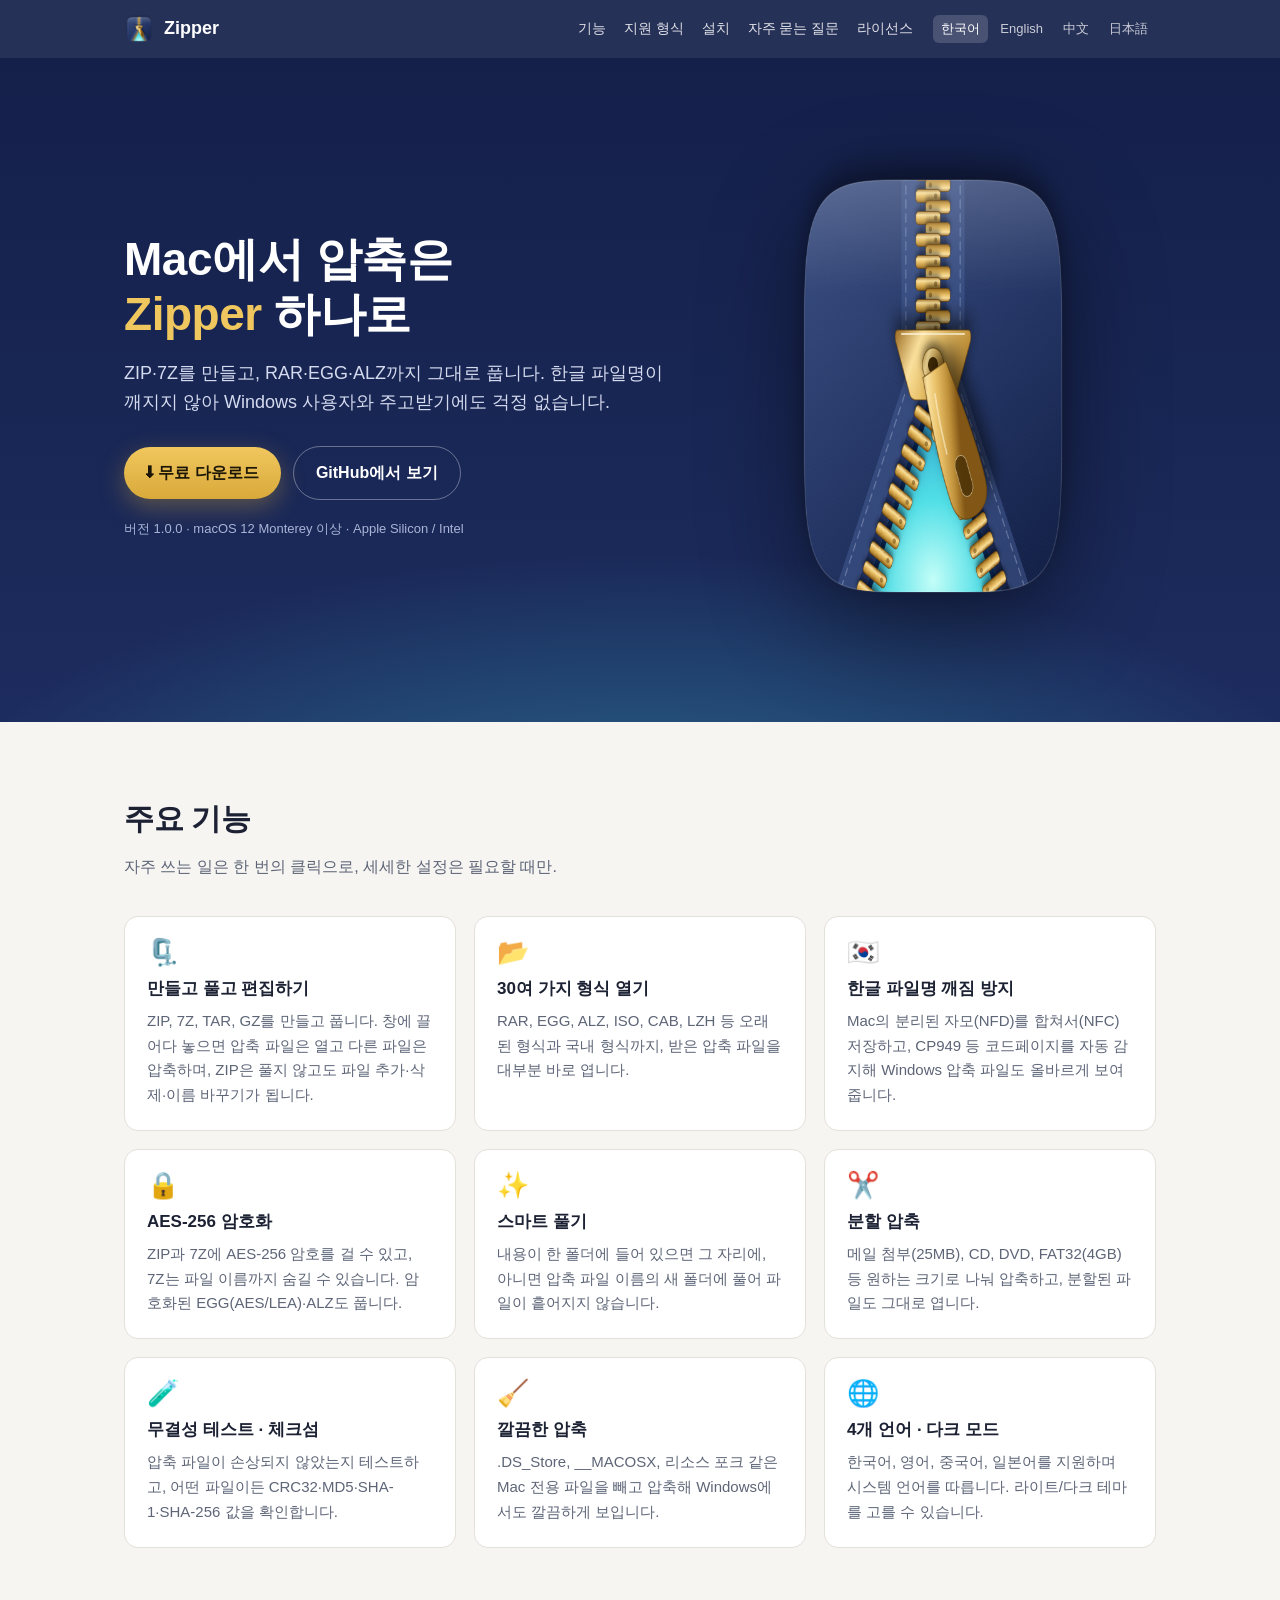
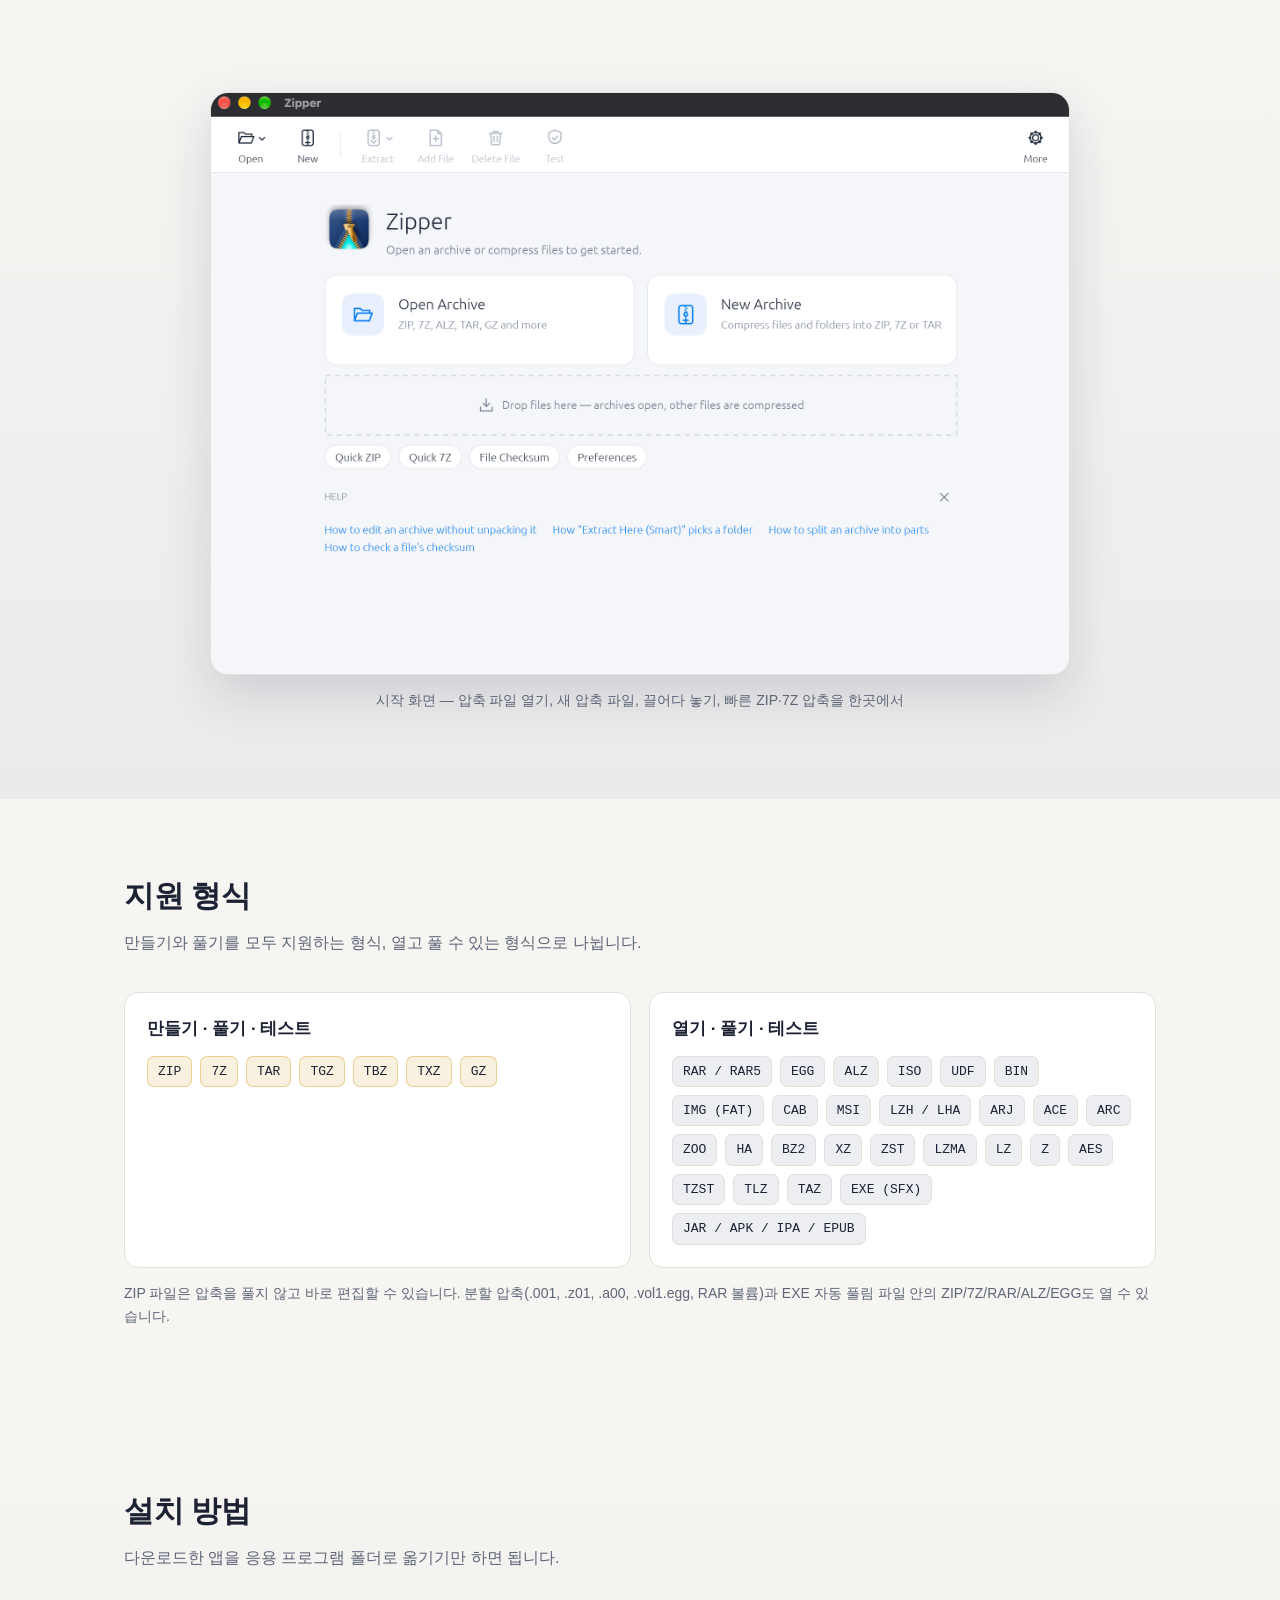
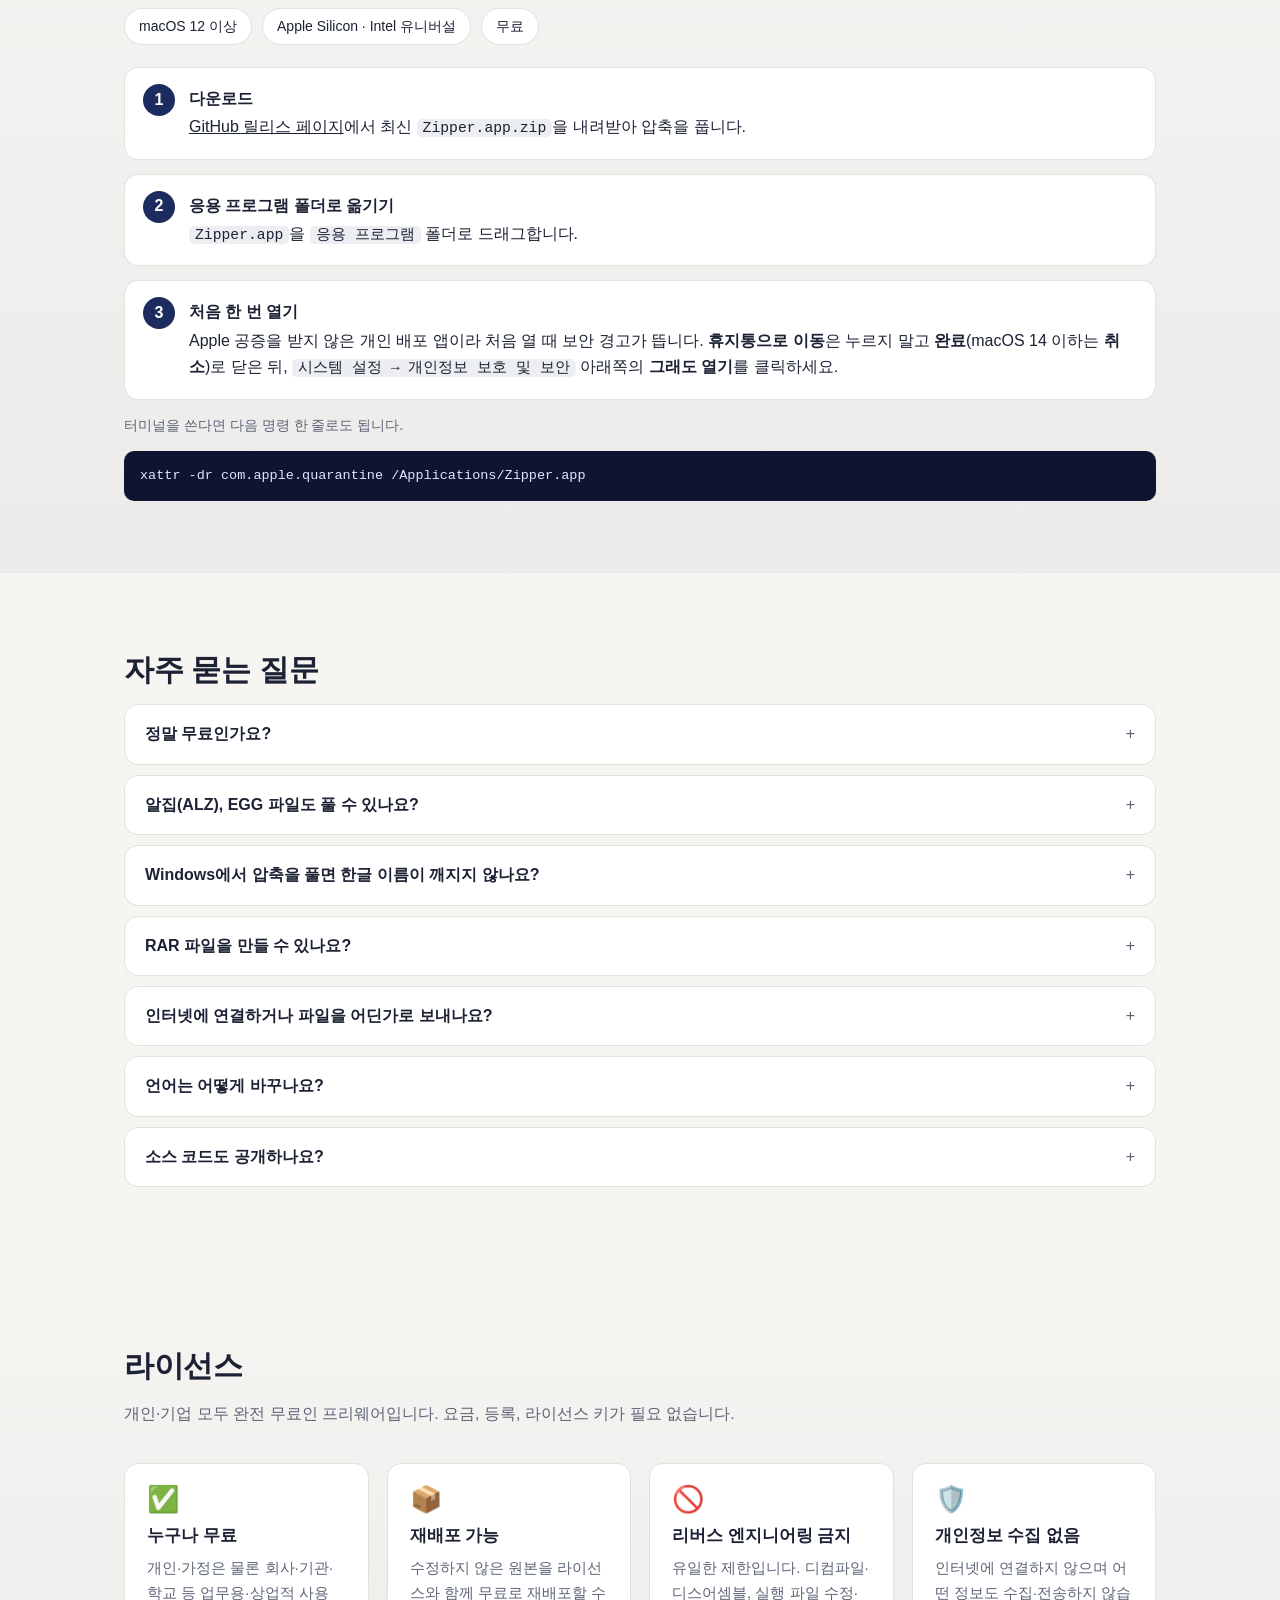
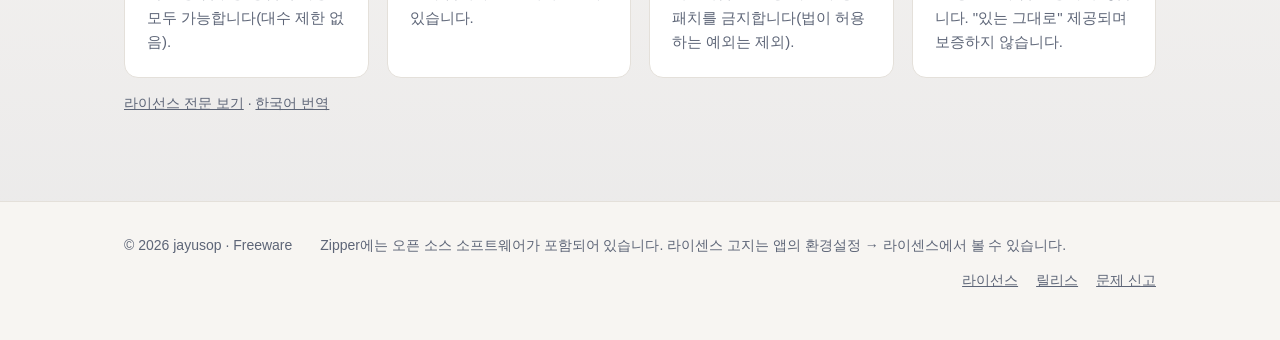
<file: index.html>
<!DOCTYPE html>
<html lang="ko">
<head>
<meta charset="utf-8">
<meta name="viewport" content="width=device-width, initial-scale=1">
<title>Zipper — Mac용 무료 압축 프로그램 (ZIP·7Z·RAR·EGG·ALZ 지원)</title>
<meta name="description" content="Zipper는 macOS용 무료 압축·해제 프로그램입니다. ZIP, 7Z, TAR를 만들고 RAR, EGG, ALZ, ISO 등 30여 가지 형식을 풉니다. 한글 파일명 깨짐 없이 Windows와 주고받을 수 있습니다.">
<meta name="keywords" content="맥 압축 프로그램, Mac 압축 해제, 알집 맥, EGG 압축 풀기 맥, ALZ 맥, RAR 맥, 7z 맥, 한글 파일명 깨짐, Zipper">
<link rel="canonical" href="https://jayusop.github.io/Zipper/">
<link rel="alternate" hreflang="ko" href="https://jayusop.github.io/Zipper/">
<link rel="alternate" hreflang="en" href="https://jayusop.github.io/Zipper/en/">
<link rel="alternate" hreflang="zh-Hans" href="https://jayusop.github.io/Zipper/zh/">
<link rel="alternate" hreflang="ja" href="https://jayusop.github.io/Zipper/ja/">
<link rel="alternate" hreflang="x-default" href="https://jayusop.github.io/Zipper/">
<meta property="og:type" content="website">
<meta property="og:site_name" content="Zipper">
<meta property="og:title" content="Zipper — Mac용 무료 압축 프로그램 (ZIP·7Z·RAR·EGG·ALZ 지원)">
<meta property="og:description" content="Zipper는 macOS용 무료 압축·해제 프로그램입니다. ZIP, 7Z, TAR를 만들고 RAR, EGG, ALZ, ISO 등 30여 가지 형식을 풉니다. 한글 파일명 깨짐 없이 Windows와 주고받을 수 있습니다.">
<meta property="og:url" content="https://jayusop.github.io/Zipper/">
<meta property="og:image" content="https://jayusop.github.io/Zipper/assets/icon.png">
<meta property="og:locale" content="ko_KR">
<meta name="twitter:card" content="summary">
<meta name="theme-color" content="#14204a">
<link rel="icon" type="image/png" sizes="32x32" href="assets/favicon-32.png">
<link rel="apple-touch-icon" href="assets/apple-touch-icon.png">
<link rel="stylesheet" href="assets/style.css">
<script type="application/ld+json">{"@context": "https://schema.org", "@type": "SoftwareApplication", "name": "Zipper", "operatingSystem": "macOS 12+", "applicationCategory": "UtilitiesApplication", "softwareVersion": "1.0.0", "description": "Zipper는 macOS용 무료 압축·해제 프로그램입니다. ZIP, 7Z, TAR를 만들고 RAR, EGG, ALZ, ISO 등 30여 가지 형식을 풉니다. 한글 파일명 깨짐 없이 Windows와 주고받을 수 있습니다.", "url": "https://jayusop.github.io/Zipper/", "downloadUrl": "https://github.com/jayusop/Zipper/releases/latest", "image": "https://jayusop.github.io/Zipper/assets/icon.png", "inLanguage": "ko", "offers": {"@type": "Offer", "price": "0", "priceCurrency": "USD"}}</script>
<script type="application/ld+json">{"@context": "https://schema.org", "@type": "FAQPage", "mainEntity": [{"@type": "Question", "name": "정말 무료인가요?", "acceptedAnswer": {"@type": "Answer", "text": "네. 개인과 회사 모두 무료로 사용할 수 있습니다."}}, {"@type": "Question", "name": "알집(ALZ), EGG 파일도 풀 수 있나요?", "acceptedAnswer": {"@type": "Answer", "text": "네. 분할된 ALZ(.a00, .a01…), 암호가 걸린 파일, EGG의 AES/LEA 암호화·솔리드·분할 압축도 풉니다. ALZ와 EGG는 만들기는 지원하지 않습니다."}}, {"@type": "Question", "name": "Windows에서 압축을 풀면 한글 이름이 깨지지 않나요?", "acceptedAnswer": {"@type": "Answer", "text": "Zipper는 파일 이름을 Windows가 읽는 방식(NFC, UTF-8 표시)으로 저장하므로 Windows 탐색기에서도 한글 이름이 정상으로 보입니다."}}, {"@type": "Question", "name": "RAR 파일을 만들 수 있나요?", "acceptedAnswer": {"@type": "Answer", "text": "RAR는 열고 풀기만 지원합니다. 만들 때는 ZIP이나 7Z를 사용하세요."}}, {"@type": "Question", "name": "인터넷에 연결하거나 파일을 어딘가로 보내나요?", "acceptedAnswer": {"@type": "Answer", "text": "아니요. 모든 작업은 Mac 안에서만 이루어집니다."}}, {"@type": "Question", "name": "언어는 어떻게 바꾸나요?", "acceptedAnswer": {"@type": "Answer", "text": "기본은 시스템 언어를 따릅니다. 환경설정 → 일반 → 언어에서 바꾸면 바로 적용됩니다."}}, {"@type": "Question", "name": "소스 코드도 공개하나요?", "acceptedAnswer": {"@type": "Answer", "text": "아니요. Zipper는 실행 파일(앱)만 배포하는 프리웨어입니다. 소스 코드는 공개하지 않습니다."}}]}</script>
</head>
<body>
<header class="topbar"><div class="wrap">
  <a class="brand" href="#top"><img src="assets/favicon-32.png" alt="" width="30" height="30">Zipper</a>
  <nav><a href="#features">기능</a><a href="#formats">지원 형식</a><a href="#install">설치</a><a href="#faq">자주 묻는 질문</a><a href="#license">라이선스</a></nav>
  <div class="lang"><a href="" hreflang="ko" aria-current="page">한국어</a><a href="en/" hreflang="en">English</a><a href="zh/" hreflang="zh-Hans">中文</a><a href="ja/" hreflang="ja">日本語</a></div>
</div></header>

<main id="top">
<div class="hero"><div class="wrap">
  <div>
    <h1>Mac에서 압축은<br><span class="accent">Zipper</span> 하나로</h1>
    <p class="lead">ZIP·7Z를 만들고, RAR·EGG·ALZ까지 그대로 풉니다. 한글 파일명이 깨지지 않아 Windows 사용자와 주고받기에도 걱정 없습니다.</p>
    <div class="cta">
      <a class="btn btn-primary" href="https://github.com/jayusop/Zipper/releases/latest">⬇ 무료 다운로드</a>
      <a class="btn btn-ghost" href="https://github.com/jayusop/Zipper">GitHub에서 보기</a>
    </div>
    <div class="meta">버전 1.0.0 · macOS 12 Monterey 이상 · Apple Silicon / Intel</div>
  </div>
  <img class="icon" src="assets/icon.png" alt="Zipper" width="512" height="512">
</div></div>

<section id="features"><div class="wrap">
  <h2>주요 기능</h2>
  <p class="sub">자주 쓰는 일은 한 번의 클릭으로, 세세한 설정은 필요할 때만.</p>
  <div class="grid"><div class="card"><div class="ico">🗜️</div><h3>만들고 풀고 편집하기</h3><p>ZIP, 7Z, TAR, GZ를 만들고 풉니다. 창에 끌어다 놓으면 압축 파일은 열고 다른 파일은 압축하며, ZIP은 풀지 않고도 파일 추가·삭제·이름 바꾸기가 됩니다.</p></div><div class="card"><div class="ico">📂</div><h3>30여 가지 형식 열기</h3><p>RAR, EGG, ALZ, ISO, CAB, LZH 등 오래된 형식과 국내 형식까지, 받은 압축 파일을 대부분 바로 엽니다.</p></div><div class="card"><div class="ico">🇰🇷</div><h3>한글 파일명 깨짐 방지</h3><p>Mac의 분리된 자모(NFD)를 합쳐서(NFC) 저장하고, CP949 등 코드페이지를 자동 감지해 Windows 압축 파일도 올바르게 보여줍니다.</p></div><div class="card"><div class="ico">🔒</div><h3>AES-256 암호화</h3><p>ZIP과 7Z에 AES-256 암호를 걸 수 있고, 7Z는 파일 이름까지 숨길 수 있습니다. 암호화된 EGG(AES/LEA)·ALZ도 풉니다.</p></div><div class="card"><div class="ico">✨</div><h3>스마트 풀기</h3><p>내용이 한 폴더에 들어 있으면 그 자리에, 아니면 압축 파일 이름의 새 폴더에 풀어 파일이 흩어지지 않습니다.</p></div><div class="card"><div class="ico">✂️</div><h3>분할 압축</h3><p>메일 첨부(25MB), CD, DVD, FAT32(4GB) 등 원하는 크기로 나눠 압축하고, 분할된 파일도 그대로 엽니다.</p></div><div class="card"><div class="ico">🧪</div><h3>무결성 테스트 · 체크섬</h3><p>압축 파일이 손상되지 않았는지 테스트하고, 어떤 파일이든 CRC32·MD5·SHA-1·SHA-256 값을 확인합니다.</p></div><div class="card"><div class="ico">🧹</div><h3>깔끔한 압축</h3><p>.DS_Store, __MACOSX, 리소스 포크 같은 Mac 전용 파일을 빼고 압축해 Windows에서도 깔끔하게 보입니다.</p></div><div class="card"><div class="ico">🌐</div><h3>4개 언어 · 다크 모드</h3><p>한국어, 영어, 중국어, 일본어를 지원하며 시스템 언어를 따릅니다. 라이트/다크 테마를 고를 수 있습니다.</p></div></div>
</div></section>

<section class="alt"><div class="wrap">
  <figure class="shot" style="margin:0 auto">
    <img src="assets/screenshot-start.png" alt="시작 화면 — 압축 파일 열기, 새 압축 파일, 끌어다 놓기, 빠른 ZIP·7Z 압축을 한곳에서" width="1952" height="1324" loading="lazy"></figure>
  <p class="caption">시작 화면 — 압축 파일 열기, 새 압축 파일, 끌어다 놓기, 빠른 ZIP·7Z 압축을 한곳에서</p>
</div></section>

<section id="formats"><div class="wrap">
  <h2>지원 형식</h2>
  <p class="sub">만들기와 풀기를 모두 지원하는 형식, 열고 풀 수 있는 형식으로 나뉩니다.</p>
  <div class="formats">
    <div class="card"><h3>만들기 · 풀기 · 테스트</h3><div class="chips"><span class="chip w">ZIP</span><span class="chip w">7Z</span><span class="chip w">TAR</span><span class="chip w">TGZ</span><span class="chip w">TBZ</span><span class="chip w">TXZ</span><span class="chip w">GZ</span></div></div>
    <div class="card"><h3>열기 · 풀기 · 테스트</h3><div class="chips"><span class="chip">RAR / RAR5</span><span class="chip">EGG</span><span class="chip">ALZ</span><span class="chip">ISO</span><span class="chip">UDF</span><span class="chip">BIN</span><span class="chip">IMG (FAT)</span><span class="chip">CAB</span><span class="chip">MSI</span><span class="chip">LZH / LHA</span><span class="chip">ARJ</span><span class="chip">ACE</span><span class="chip">ARC</span><span class="chip">ZOO</span><span class="chip">HA</span><span class="chip">BZ2</span><span class="chip">XZ</span><span class="chip">ZST</span><span class="chip">LZMA</span><span class="chip">LZ</span><span class="chip">Z</span><span class="chip">AES</span><span class="chip">TZST</span><span class="chip">TLZ</span><span class="chip">TAZ</span><span class="chip">EXE (SFX)</span><span class="chip">JAR / APK / IPA / EPUB</span></div></div>
  </div>
  <p class="note">ZIP 파일은 압축을 풀지 않고 바로 편집할 수 있습니다. 분할 압축(.001, .z01, .a00, .vol1.egg, RAR 볼륨)과 EXE 자동 풀림 파일 안의 ZIP/7Z/RAR/ALZ/EGG도 열 수 있습니다.</p>
</div></section>

<section id="install" class="alt"><div class="wrap">
  <h2>설치 방법</h2>
  <p class="sub">다운로드한 앱을 응용 프로그램 폴더로 옮기기만 하면 됩니다.</p>
  <div class="req"><span>macOS 12 이상</span><span>Apple Silicon · Intel 유니버설</span><span>무료</span></div>
  <ol class="steps"><li><strong>다운로드</strong><a href="https://github.com/jayusop/Zipper/releases/latest">GitHub 릴리스 페이지</a>에서 최신 <code>Zipper.app.zip</code>을 내려받아 압축을 풉니다.</li><li><strong>응용 프로그램 폴더로 옮기기</strong><code>Zipper.app</code>을 <code>응용 프로그램</code> 폴더로 드래그합니다.</li><li><strong>처음 한 번 열기</strong>Apple 공증을 받지 않은 개인 배포 앱이라 처음 열 때 보안 경고가 뜹니다. <strong>휴지통으로 이동</strong>은 누르지 말고 <strong>완료</strong>(macOS 14 이하는 <strong>취소</strong>)로 닫은 뒤, <code>시스템 설정 → 개인정보 보호 및 보안</code> 아래쪽의 <strong>그래도 열기</strong>를 클릭하세요.</li></ol>
  <p class="note">터미널을 쓴다면 다음 명령 한 줄로도 됩니다.</p>
  <pre>xattr -dr com.apple.quarantine /Applications/Zipper.app</pre>
</div></section>

<section id="faq"><div class="wrap">
  <h2>자주 묻는 질문</h2>
  <details><summary>정말 무료인가요?</summary><p>네. 개인과 회사 모두 무료로 사용할 수 있습니다.</p></details><details><summary>알집(ALZ), EGG 파일도 풀 수 있나요?</summary><p>네. 분할된 ALZ(.a00, .a01…), 암호가 걸린 파일, EGG의 AES/LEA 암호화·솔리드·분할 압축도 풉니다. ALZ와 EGG는 만들기는 지원하지 않습니다.</p></details><details><summary>Windows에서 압축을 풀면 한글 이름이 깨지지 않나요?</summary><p>Zipper는 파일 이름을 Windows가 읽는 방식(NFC, UTF-8 표시)으로 저장하므로 Windows 탐색기에서도 한글 이름이 정상으로 보입니다.</p></details><details><summary>RAR 파일을 만들 수 있나요?</summary><p>RAR는 열고 풀기만 지원합니다. 만들 때는 ZIP이나 7Z를 사용하세요.</p></details><details><summary>인터넷에 연결하거나 파일을 어딘가로 보내나요?</summary><p>아니요. 모든 작업은 Mac 안에서만 이루어집니다.</p></details><details><summary>언어는 어떻게 바꾸나요?</summary><p>기본은 시스템 언어를 따릅니다. 환경설정 → 일반 → 언어에서 바꾸면 바로 적용됩니다.</p></details><details><summary>소스 코드도 공개하나요?</summary><p>아니요. Zipper는 실행 파일(앱)만 배포하는 프리웨어입니다. 소스 코드는 공개하지 않습니다.</p></details>
</div></section>
<section id="license" class="alt"><div class="wrap">
  <h2>라이선스</h2>
  <p class="sub">개인·기업 모두 완전 무료인 프리웨어입니다. 요금, 등록, 라이선스 키가 필요 없습니다.</p>
  <div class="grid grid-4"><div class="card"><div class="ico">✅</div><h3>누구나 무료</h3><p>개인·가정은 물론 회사·기관·학교 등 업무용·상업적 사용 모두 가능합니다(대수 제한 없음).</p></div><div class="card"><div class="ico">📦</div><h3>재배포 가능</h3><p>수정하지 않은 원본을 라이선스와 함께 무료로 재배포할 수 있습니다.</p></div><div class="card"><div class="ico">🚫</div><h3>리버스 엔지니어링 금지</h3><p>유일한 제한입니다. 디컴파일·디스어셈블, 실행 파일 수정·패치를 금지합니다(법이 허용하는 예외는 제외).</p></div><div class="card"><div class="ico">🛡️</div><h3>개인정보 수집 없음</h3><p>인터넷에 연결하지 않으며 어떤 정보도 수집·전송하지 않습니다. &quot;있는 그대로&quot; 제공되며 보증하지 않습니다.</p></div></div>
  <p class="note"><a href="https://github.com/jayusop/Zipper/blob/main/LICENSE">라이선스 전문 보기</a> · <a href="https://github.com/jayusop/Zipper/blob/main/LICENSE.ko.md">한국어 번역</a></p>
</div></section>
</main>

<footer><div class="wrap">
  <span>© 2026 jayusop · Freeware</span>
  <span>Zipper에는 오픈 소스 소프트웨어가 포함되어 있습니다. 라이센스 고지는 앱의 환경설정 → 라이센스에서 볼 수 있습니다.</span>
  <span class="right"><a href="https://github.com/jayusop/Zipper/blob/main/LICENSE">라이선스</a><a href="https://github.com/jayusop/Zipper/releases">릴리스</a><a href="https://github.com/jayusop/Zipper/issues">문제 신고</a></span>
</div></footer>
</body>
</html>
</file>
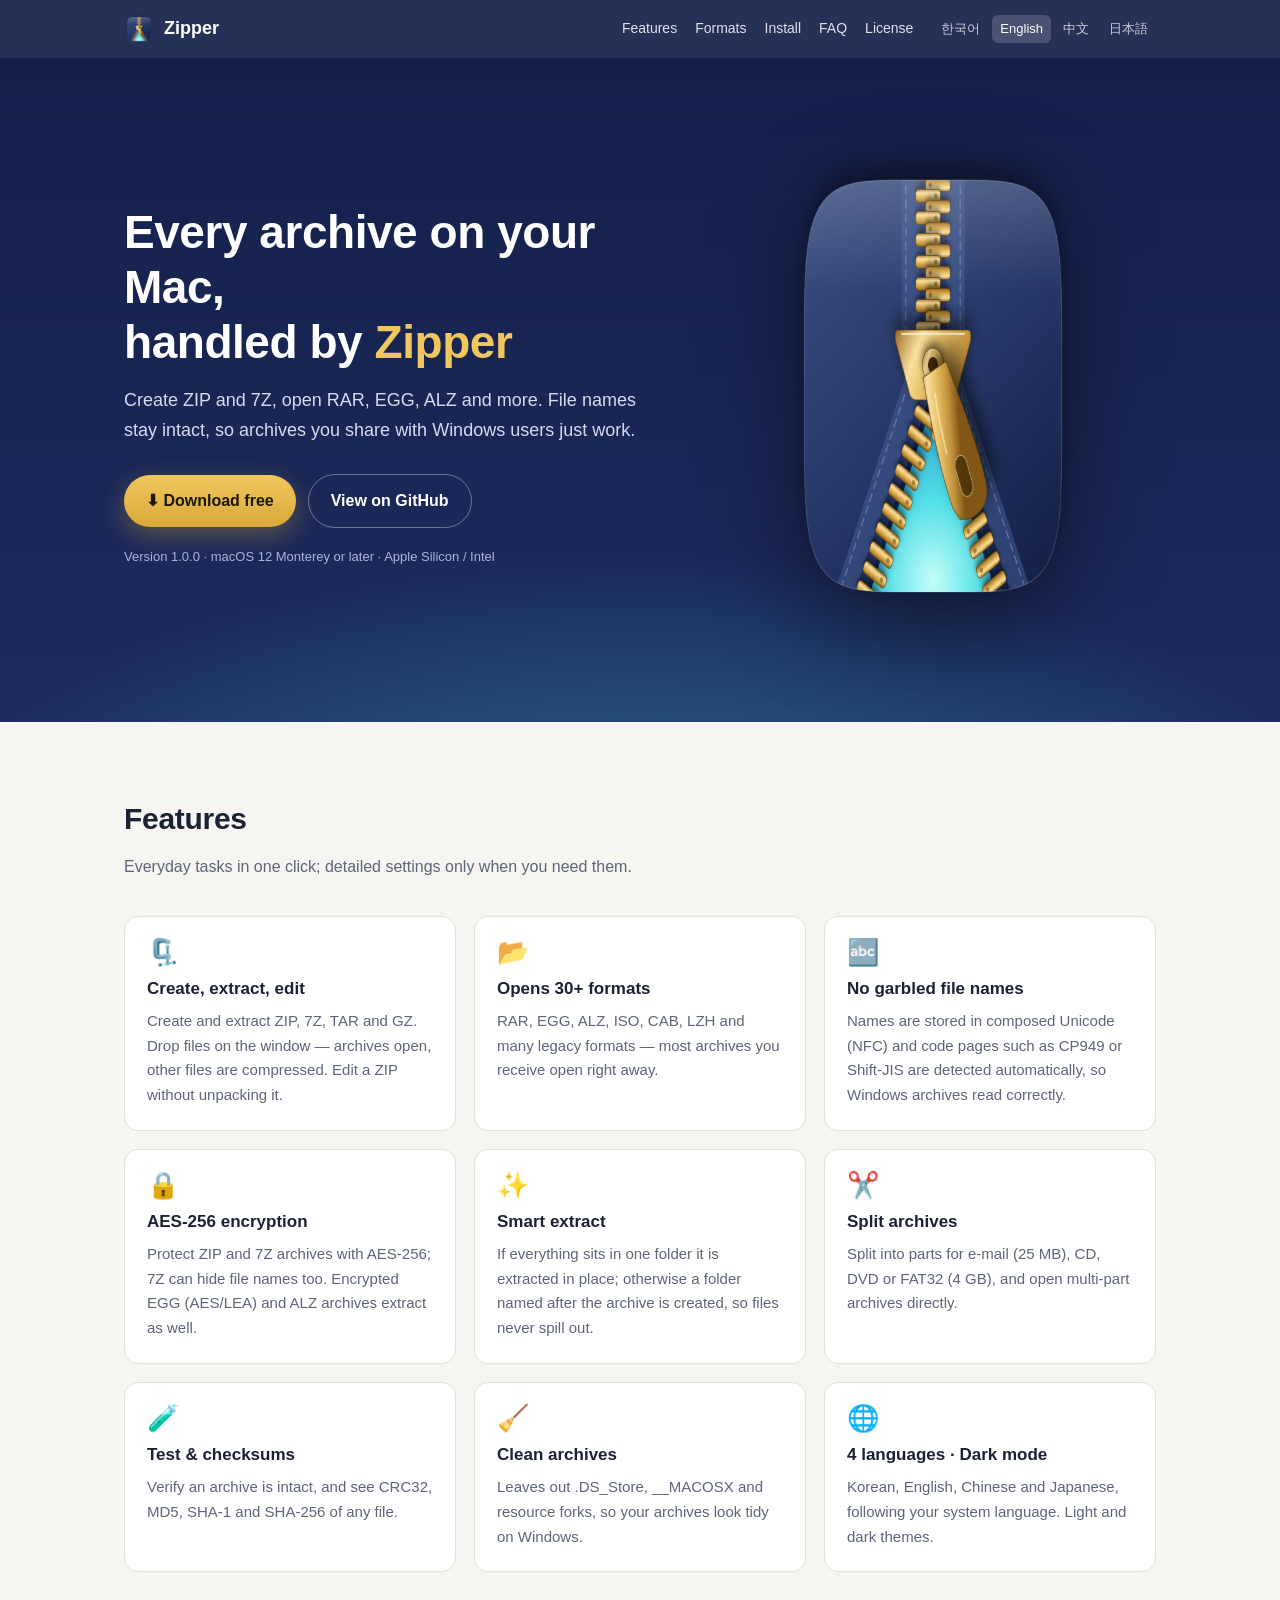
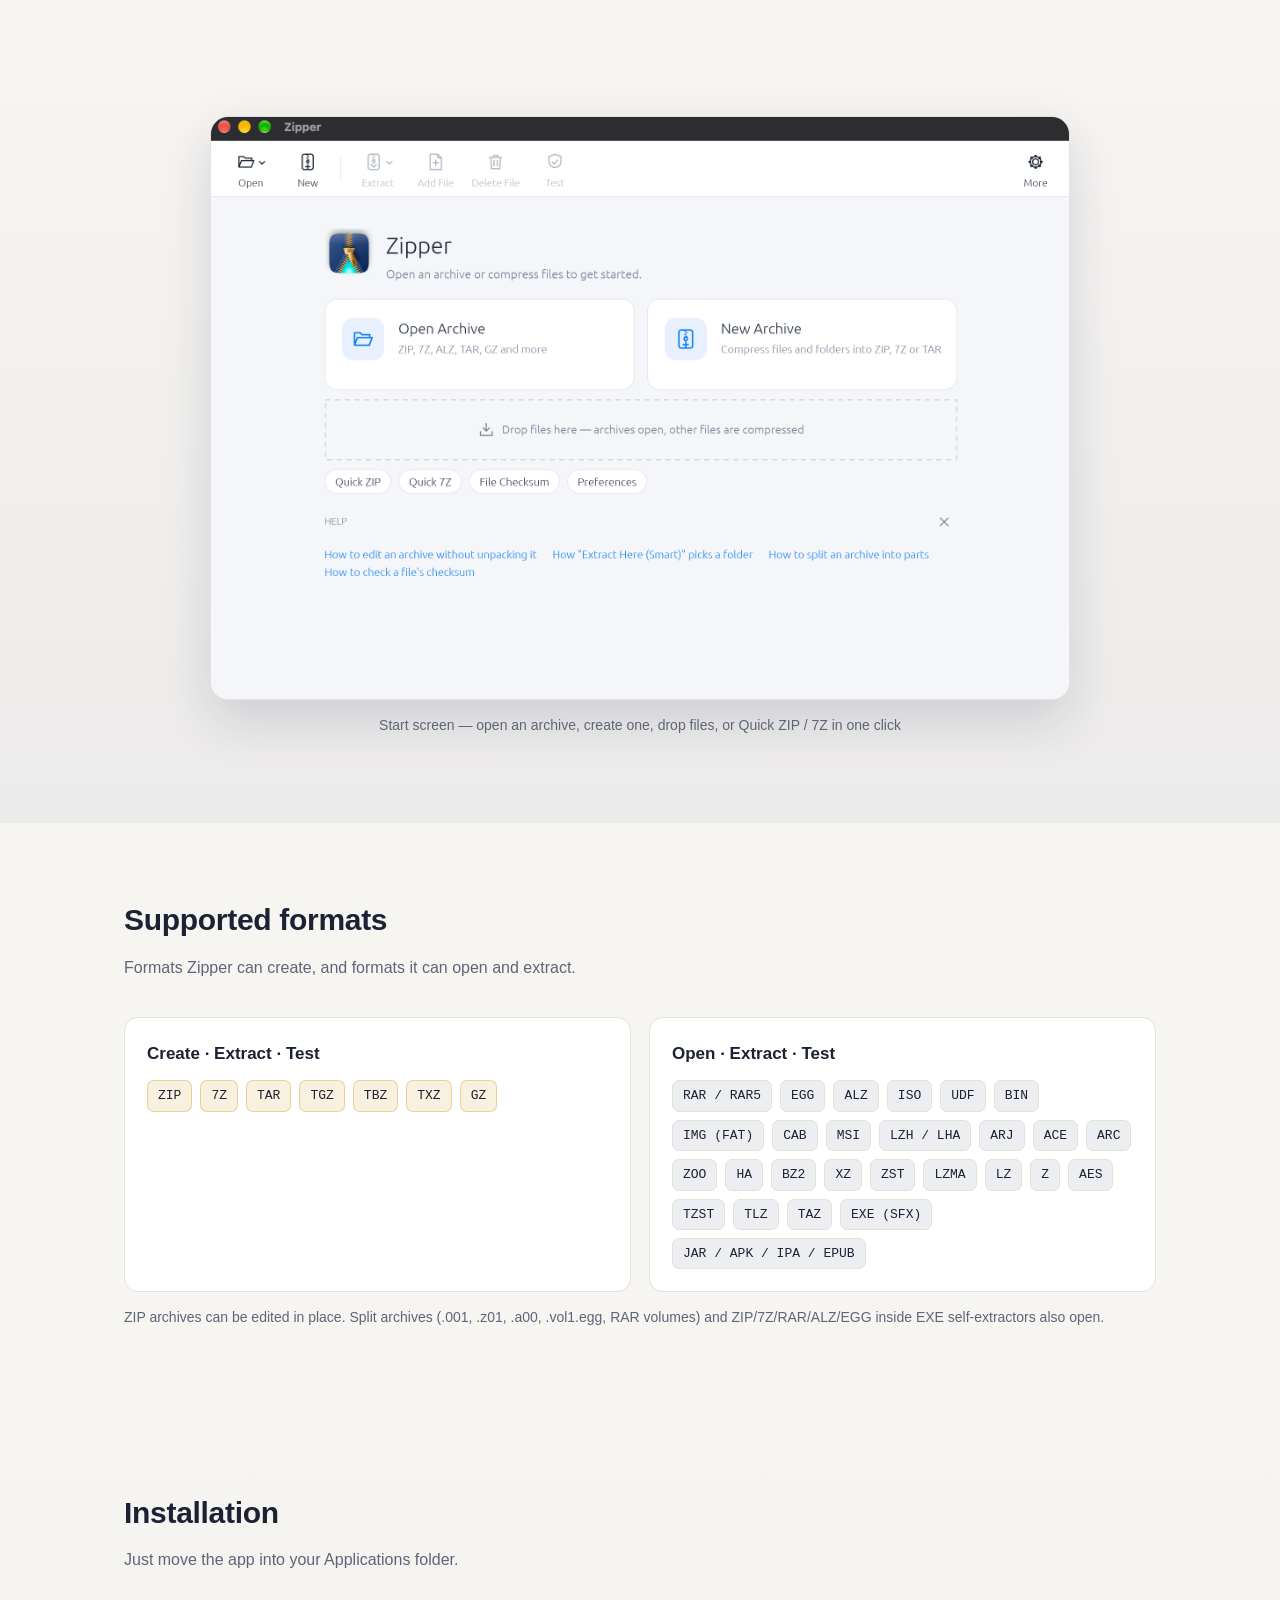
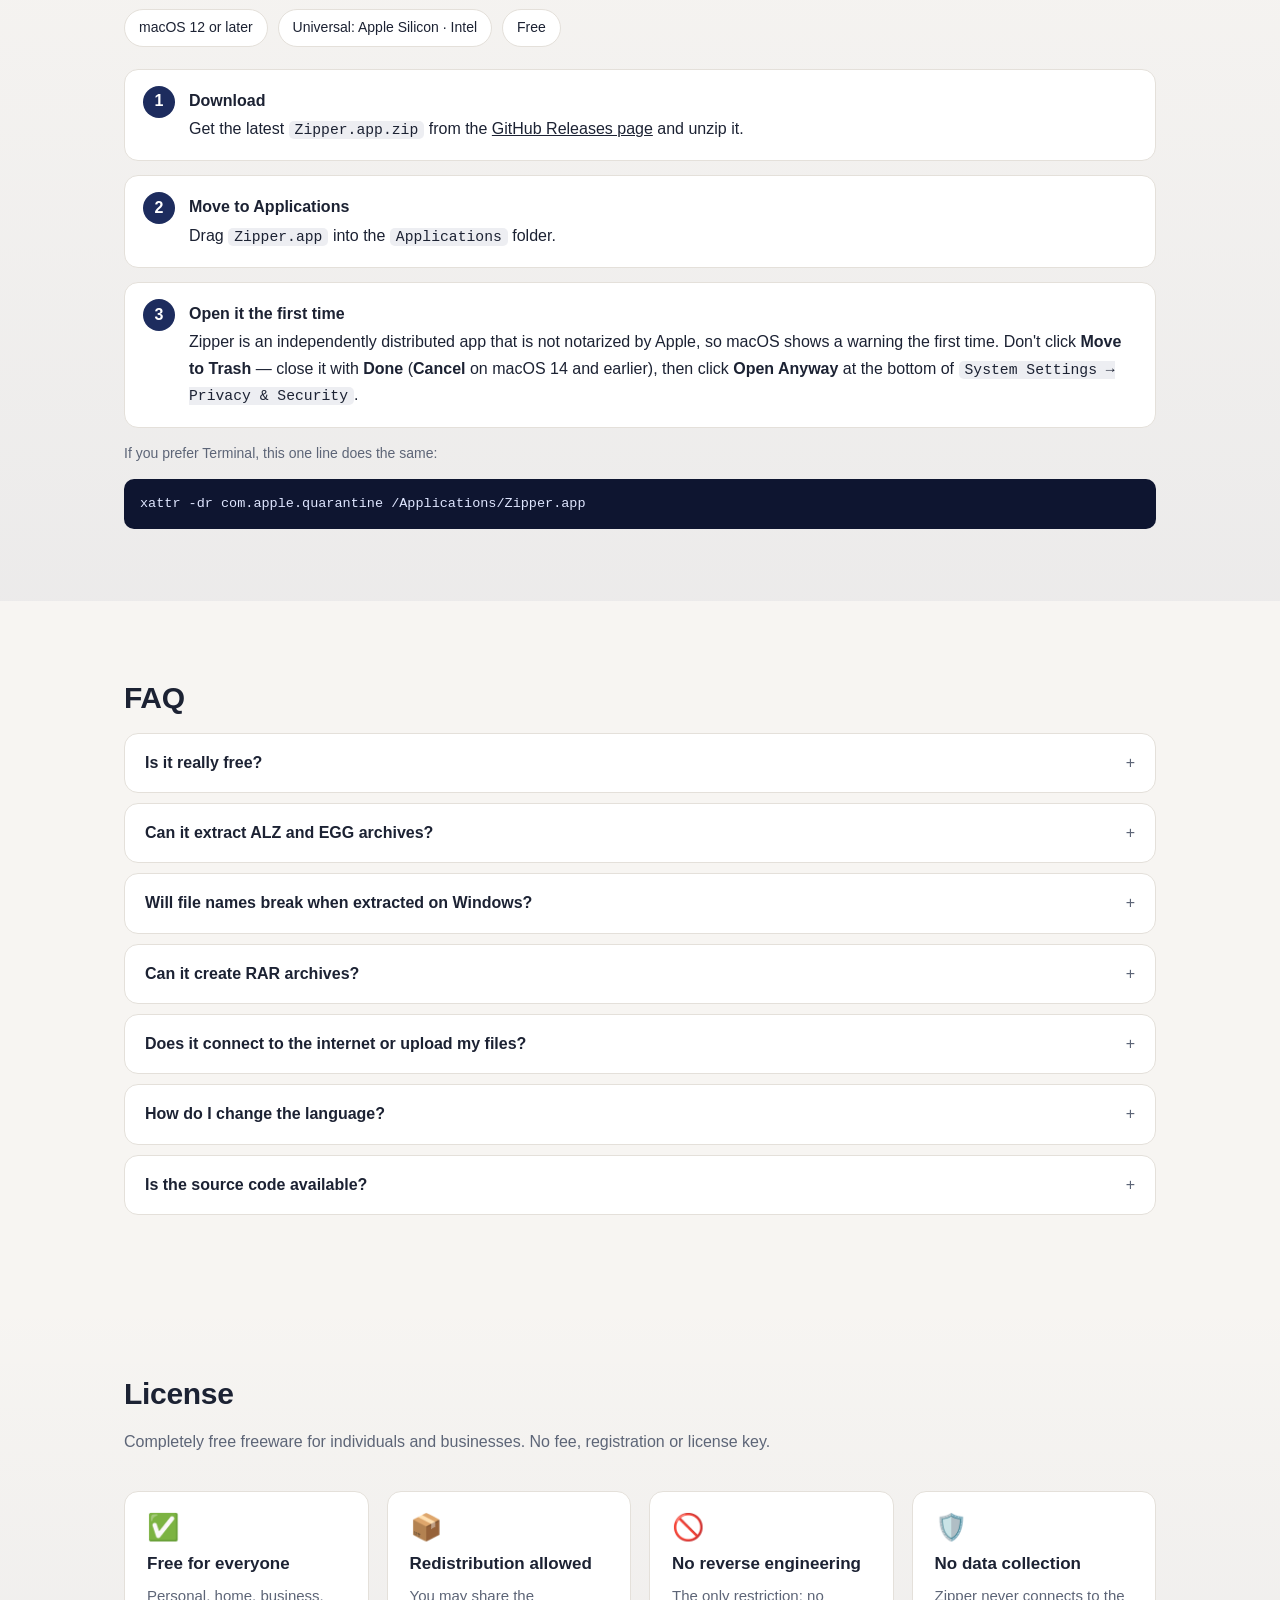
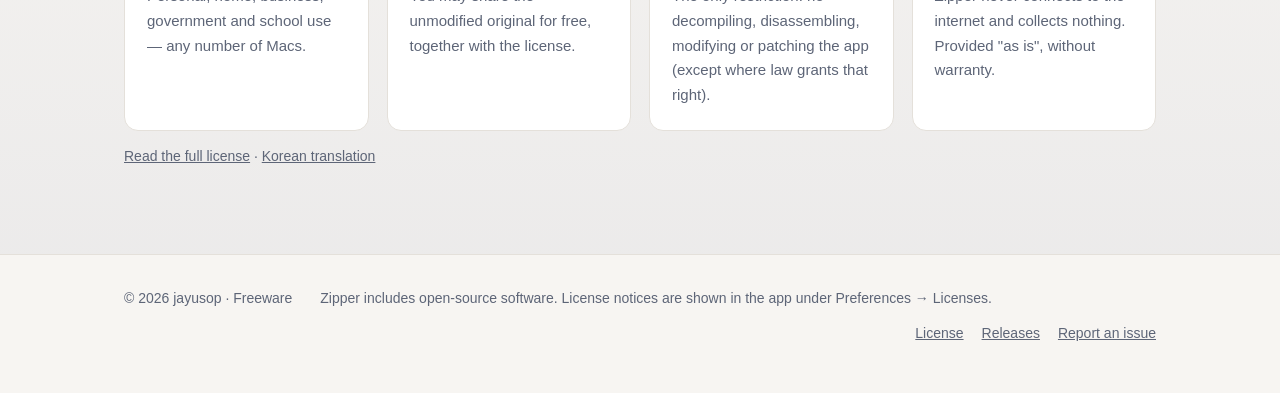
<file: en/index.html>
<!DOCTYPE html>
<html lang="en">
<head>
<meta charset="utf-8">
<meta name="viewport" content="width=device-width, initial-scale=1">
<title>Zipper — Free archive utility for Mac (ZIP, 7Z, RAR, EGG, ALZ)</title>
<meta name="description" content="Zipper is a free archive utility for macOS. Create ZIP, 7Z and TAR archives and extract RAR, EGG, ALZ, ISO and 30+ other formats, with file names that stay intact on Windows.">
<meta name="keywords" content="mac archive utility, unzip mac, rar mac, 7z mac, egg mac, alz mac, free zip app mac, Zipper">
<link rel="canonical" href="https://jayusop.github.io/Zipper/en/">
<link rel="alternate" hreflang="ko" href="https://jayusop.github.io/Zipper/">
<link rel="alternate" hreflang="en" href="https://jayusop.github.io/Zipper/en/">
<link rel="alternate" hreflang="zh-Hans" href="https://jayusop.github.io/Zipper/zh/">
<link rel="alternate" hreflang="ja" href="https://jayusop.github.io/Zipper/ja/">
<link rel="alternate" hreflang="x-default" href="https://jayusop.github.io/Zipper/">
<meta property="og:type" content="website">
<meta property="og:site_name" content="Zipper">
<meta property="og:title" content="Zipper — Free archive utility for Mac (ZIP, 7Z, RAR, EGG, ALZ)">
<meta property="og:description" content="Zipper is a free archive utility for macOS. Create ZIP, 7Z and TAR archives and extract RAR, EGG, ALZ, ISO and 30+ other formats, with file names that stay intact on Windows.">
<meta property="og:url" content="https://jayusop.github.io/Zipper/en/">
<meta property="og:image" content="https://jayusop.github.io/Zipper/assets/icon.png">
<meta property="og:locale" content="en_US">
<meta name="twitter:card" content="summary">
<meta name="theme-color" content="#14204a">
<link rel="icon" type="image/png" sizes="32x32" href="../assets/favicon-32.png">
<link rel="apple-touch-icon" href="../assets/apple-touch-icon.png">
<link rel="stylesheet" href="../assets/style.css">
<script type="application/ld+json">{"@context": "https://schema.org", "@type": "SoftwareApplication", "name": "Zipper", "operatingSystem": "macOS 12+", "applicationCategory": "UtilitiesApplication", "softwareVersion": "1.0.0", "description": "Zipper is a free archive utility for macOS. Create ZIP, 7Z and TAR archives and extract RAR, EGG, ALZ, ISO and 30+ other formats, with file names that stay intact on Windows.", "url": "https://jayusop.github.io/Zipper/en/", "downloadUrl": "https://github.com/jayusop/Zipper/releases/latest", "image": "https://jayusop.github.io/Zipper/assets/icon.png", "inLanguage": "en", "offers": {"@type": "Offer", "price": "0", "priceCurrency": "USD"}}</script>
<script type="application/ld+json">{"@context": "https://schema.org", "@type": "FAQPage", "mainEntity": [{"@type": "Question", "name": "Is it really free?", "acceptedAnswer": {"@type": "Answer", "text": "Yes. Free for personal and business use."}}, {"@type": "Question", "name": "Can it extract ALZ and EGG archives?", "acceptedAnswer": {"@type": "Answer", "text": "Yes — including split ALZ (.a00, .a01…), password-protected files, and EGG with AES/LEA encryption, solid mode and volumes. Creating ALZ or EGG is not supported."}}, {"@type": "Question", "name": "Will file names break when extracted on Windows?", "acceptedAnswer": {"@type": "Answer", "text": "No. Zipper stores names the way Windows expects (NFC with the UTF-8 flag), so they display correctly in File Explorer."}}, {"@type": "Question", "name": "Can it create RAR archives?", "acceptedAnswer": {"@type": "Answer", "text": "RAR is open and extract only. Use ZIP or 7Z to create archives."}}, {"@type": "Question", "name": "Does it connect to the internet or upload my files?", "acceptedAnswer": {"@type": "Answer", "text": "No. Everything happens on your Mac."}}, {"@type": "Question", "name": "How do I change the language?", "acceptedAnswer": {"@type": "Answer", "text": "It follows your system language by default. Change it in Preferences → General → Language; it applies immediately."}}, {"@type": "Question", "name": "Is the source code available?", "acceptedAnswer": {"@type": "Answer", "text": "No. Zipper is freeware distributed as a compiled app only; the source code is not published."}}]}</script>
</head>
<body>
<header class="topbar"><div class="wrap">
  <a class="brand" href="#top"><img src="../assets/favicon-32.png" alt="" width="30" height="30">Zipper</a>
  <nav><a href="#features">Features</a><a href="#formats">Formats</a><a href="#install">Install</a><a href="#faq">FAQ</a><a href="#license">License</a></nav>
  <div class="lang"><a href="../" hreflang="ko">한국어</a><a href="../en/" hreflang="en" aria-current="page">English</a><a href="../zh/" hreflang="zh-Hans">中文</a><a href="../ja/" hreflang="ja">日本語</a></div>
</div></header>

<main id="top">
<div class="hero"><div class="wrap">
  <div>
    <h1>Every archive on your Mac,<br>handled by <span class="accent">Zipper</span></h1>
    <p class="lead">Create ZIP and 7Z, open RAR, EGG, ALZ and more. File names stay intact, so archives you share with Windows users just work.</p>
    <div class="cta">
      <a class="btn btn-primary" href="https://github.com/jayusop/Zipper/releases/latest">⬇ Download free</a>
      <a class="btn btn-ghost" href="https://github.com/jayusop/Zipper">View on GitHub</a>
    </div>
    <div class="meta">Version 1.0.0 · macOS 12 Monterey or later · Apple Silicon / Intel</div>
  </div>
  <img class="icon" src="../assets/icon.png" alt="Zipper" width="512" height="512">
</div></div>

<section id="features"><div class="wrap">
  <h2>Features</h2>
  <p class="sub">Everyday tasks in one click; detailed settings only when you need them.</p>
  <div class="grid"><div class="card"><div class="ico">🗜️</div><h3>Create, extract, edit</h3><p>Create and extract ZIP, 7Z, TAR and GZ. Drop files on the window — archives open, other files are compressed. Edit a ZIP without unpacking it.</p></div><div class="card"><div class="ico">📂</div><h3>Opens 30+ formats</h3><p>RAR, EGG, ALZ, ISO, CAB, LZH and many legacy formats — most archives you receive open right away.</p></div><div class="card"><div class="ico">🔤</div><h3>No garbled file names</h3><p>Names are stored in composed Unicode (NFC) and code pages such as CP949 or Shift-JIS are detected automatically, so Windows archives read correctly.</p></div><div class="card"><div class="ico">🔒</div><h3>AES-256 encryption</h3><p>Protect ZIP and 7Z archives with AES-256; 7Z can hide file names too. Encrypted EGG (AES/LEA) and ALZ archives extract as well.</p></div><div class="card"><div class="ico">✨</div><h3>Smart extract</h3><p>If everything sits in one folder it is extracted in place; otherwise a folder named after the archive is created, so files never spill out.</p></div><div class="card"><div class="ico">✂️</div><h3>Split archives</h3><p>Split into parts for e-mail (25 MB), CD, DVD or FAT32 (4 GB), and open multi-part archives directly.</p></div><div class="card"><div class="ico">🧪</div><h3>Test &amp; checksums</h3><p>Verify an archive is intact, and see CRC32, MD5, SHA-1 and SHA-256 of any file.</p></div><div class="card"><div class="ico">🧹</div><h3>Clean archives</h3><p>Leaves out .DS_Store, __MACOSX and resource forks, so your archives look tidy on Windows.</p></div><div class="card"><div class="ico">🌐</div><h3>4 languages · Dark mode</h3><p>Korean, English, Chinese and Japanese, following your system language. Light and dark themes.</p></div></div>
</div></section>

<section class="alt"><div class="wrap">
  <figure class="shot" style="margin:0 auto">
    <img src="../assets/screenshot-start.png" alt="Start screen — open an archive, create one, drop files, or Quick ZIP / 7Z in one click" width="1952" height="1324" loading="lazy"></figure>
  <p class="caption">Start screen — open an archive, create one, drop files, or Quick ZIP / 7Z in one click</p>
</div></section>

<section id="formats"><div class="wrap">
  <h2>Supported formats</h2>
  <p class="sub">Formats Zipper can create, and formats it can open and extract.</p>
  <div class="formats">
    <div class="card"><h3>Create · Extract · Test</h3><div class="chips"><span class="chip w">ZIP</span><span class="chip w">7Z</span><span class="chip w">TAR</span><span class="chip w">TGZ</span><span class="chip w">TBZ</span><span class="chip w">TXZ</span><span class="chip w">GZ</span></div></div>
    <div class="card"><h3>Open · Extract · Test</h3><div class="chips"><span class="chip">RAR / RAR5</span><span class="chip">EGG</span><span class="chip">ALZ</span><span class="chip">ISO</span><span class="chip">UDF</span><span class="chip">BIN</span><span class="chip">IMG (FAT)</span><span class="chip">CAB</span><span class="chip">MSI</span><span class="chip">LZH / LHA</span><span class="chip">ARJ</span><span class="chip">ACE</span><span class="chip">ARC</span><span class="chip">ZOO</span><span class="chip">HA</span><span class="chip">BZ2</span><span class="chip">XZ</span><span class="chip">ZST</span><span class="chip">LZMA</span><span class="chip">LZ</span><span class="chip">Z</span><span class="chip">AES</span><span class="chip">TZST</span><span class="chip">TLZ</span><span class="chip">TAZ</span><span class="chip">EXE (SFX)</span><span class="chip">JAR / APK / IPA / EPUB</span></div></div>
  </div>
  <p class="note">ZIP archives can be edited in place. Split archives (.001, .z01, .a00, .vol1.egg, RAR volumes) and ZIP/7Z/RAR/ALZ/EGG inside EXE self-extractors also open.</p>
</div></section>

<section id="install" class="alt"><div class="wrap">
  <h2>Installation</h2>
  <p class="sub">Just move the app into your Applications folder.</p>
  <div class="req"><span>macOS 12 or later</span><span>Universal: Apple Silicon · Intel</span><span>Free</span></div>
  <ol class="steps"><li><strong>Download</strong>Get the latest <code>Zipper.app.zip</code> from the <a href="https://github.com/jayusop/Zipper/releases/latest">GitHub Releases page</a> and unzip it.</li><li><strong>Move to Applications</strong>Drag <code>Zipper.app</code> into the <code>Applications</code> folder.</li><li><strong>Open it the first time</strong>Zipper is an independently distributed app that is not notarized by Apple, so macOS shows a warning the first time. Don't click <strong>Move to Trash</strong> — close it with <strong>Done</strong> (<strong>Cancel</strong> on macOS 14 and earlier), then click <strong>Open Anyway</strong> at the bottom of <code>System Settings → Privacy &amp; Security</code>.</li></ol>
  <p class="note">If you prefer Terminal, this one line does the same:</p>
  <pre>xattr -dr com.apple.quarantine /Applications/Zipper.app</pre>
</div></section>

<section id="faq"><div class="wrap">
  <h2>FAQ</h2>
  <details><summary>Is it really free?</summary><p>Yes. Free for personal and business use.</p></details><details><summary>Can it extract ALZ and EGG archives?</summary><p>Yes — including split ALZ (.a00, .a01…), password-protected files, and EGG with AES/LEA encryption, solid mode and volumes. Creating ALZ or EGG is not supported.</p></details><details><summary>Will file names break when extracted on Windows?</summary><p>No. Zipper stores names the way Windows expects (NFC with the UTF-8 flag), so they display correctly in File Explorer.</p></details><details><summary>Can it create RAR archives?</summary><p>RAR is open and extract only. Use ZIP or 7Z to create archives.</p></details><details><summary>Does it connect to the internet or upload my files?</summary><p>No. Everything happens on your Mac.</p></details><details><summary>How do I change the language?</summary><p>It follows your system language by default. Change it in Preferences → General → Language; it applies immediately.</p></details><details><summary>Is the source code available?</summary><p>No. Zipper is freeware distributed as a compiled app only; the source code is not published.</p></details>
</div></section>
<section id="license" class="alt"><div class="wrap">
  <h2>License</h2>
  <p class="sub">Completely free freeware for individuals and businesses. No fee, registration or license key.</p>
  <div class="grid grid-4"><div class="card"><div class="ico">✅</div><h3>Free for everyone</h3><p>Personal, home, business, government and school use — any number of Macs.</p></div><div class="card"><div class="ico">📦</div><h3>Redistribution allowed</h3><p>You may share the unmodified original for free, together with the license.</p></div><div class="card"><div class="ico">🚫</div><h3>No reverse engineering</h3><p>The only restriction: no decompiling, disassembling, modifying or patching the app (except where law grants that right).</p></div><div class="card"><div class="ico">🛡️</div><h3>No data collection</h3><p>Zipper never connects to the internet and collects nothing. Provided &quot;as is&quot;, without warranty.</p></div></div>
  <p class="note"><a href="https://github.com/jayusop/Zipper/blob/main/LICENSE">Read the full license</a> · <a href="https://github.com/jayusop/Zipper/blob/main/LICENSE.ko.md">Korean translation</a></p>
</div></section>
</main>

<footer><div class="wrap">
  <span>© 2026 jayusop · Freeware</span>
  <span>Zipper includes open-source software. License notices are shown in the app under Preferences → Licenses.</span>
  <span class="right"><a href="https://github.com/jayusop/Zipper/blob/main/LICENSE">License</a><a href="https://github.com/jayusop/Zipper/releases">Releases</a><a href="https://github.com/jayusop/Zipper/issues">Report an issue</a></span>
</div></footer>
</body>
</html>
</file>
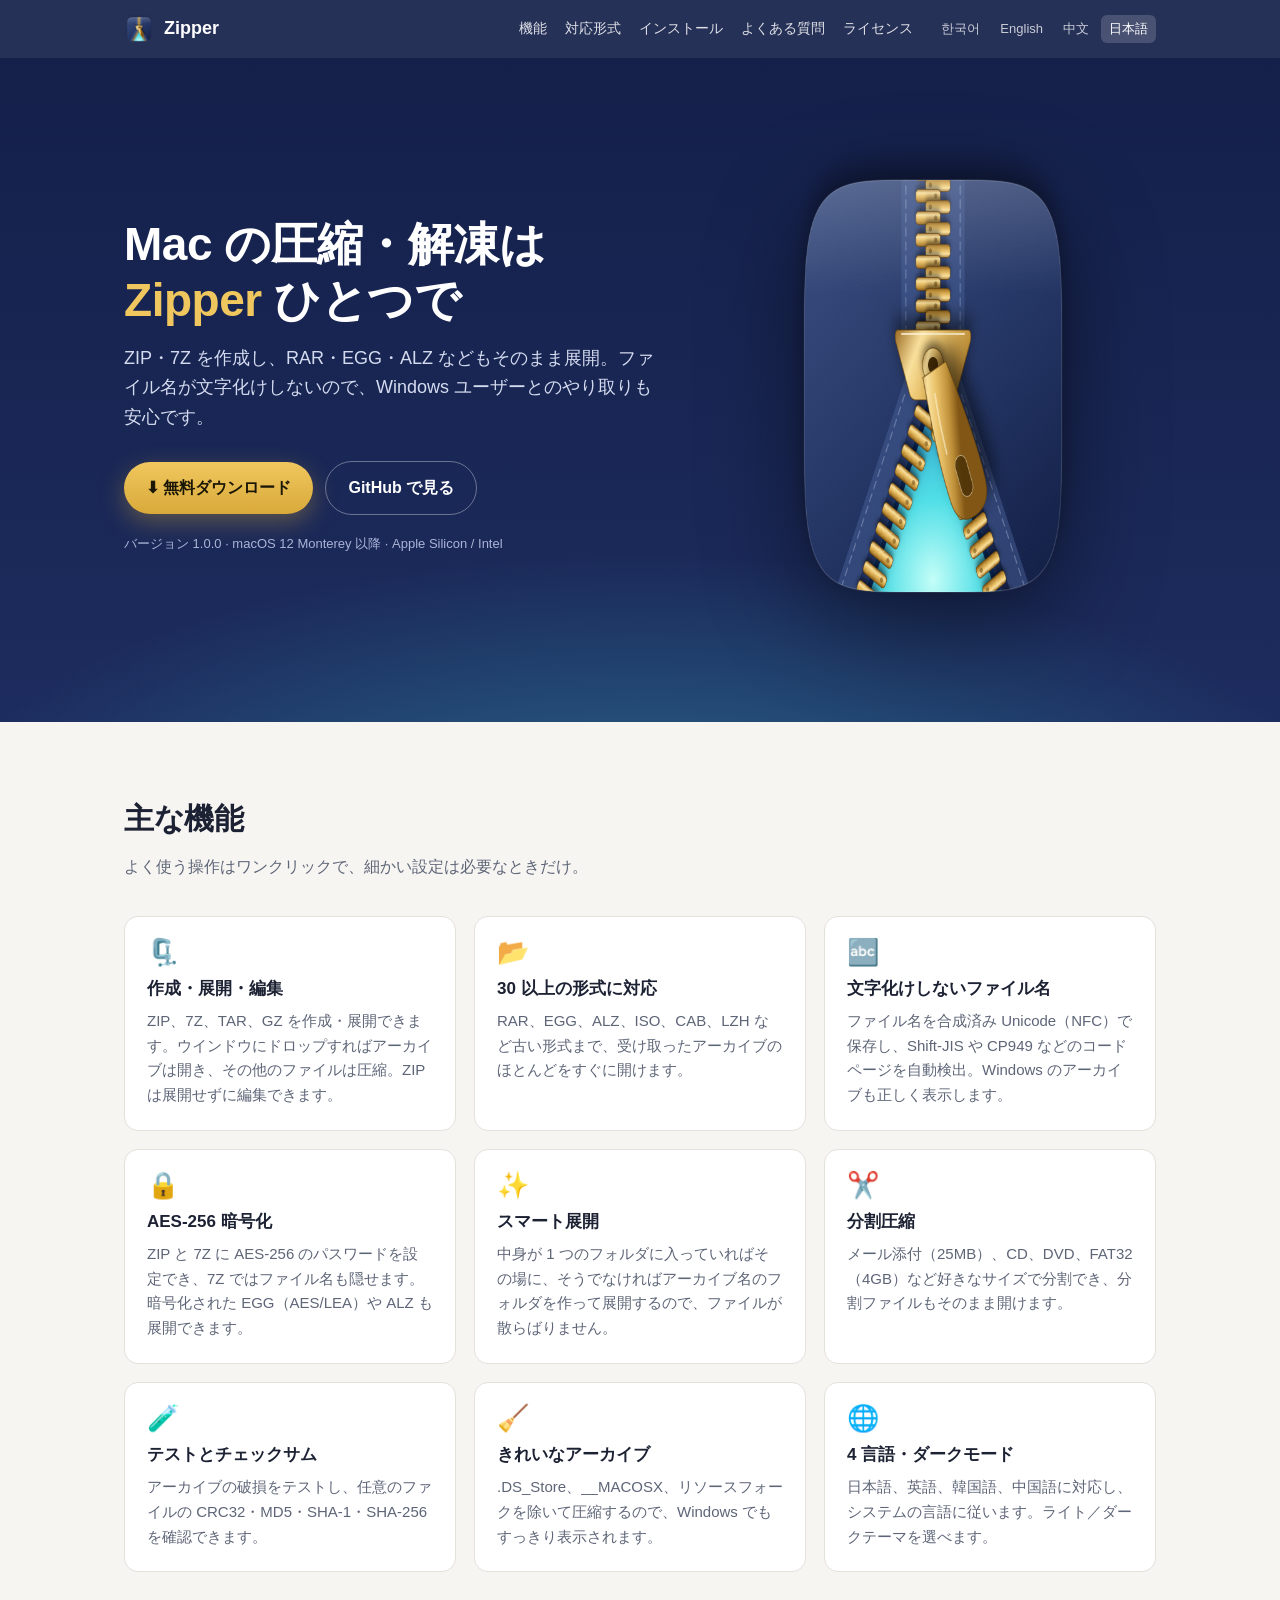
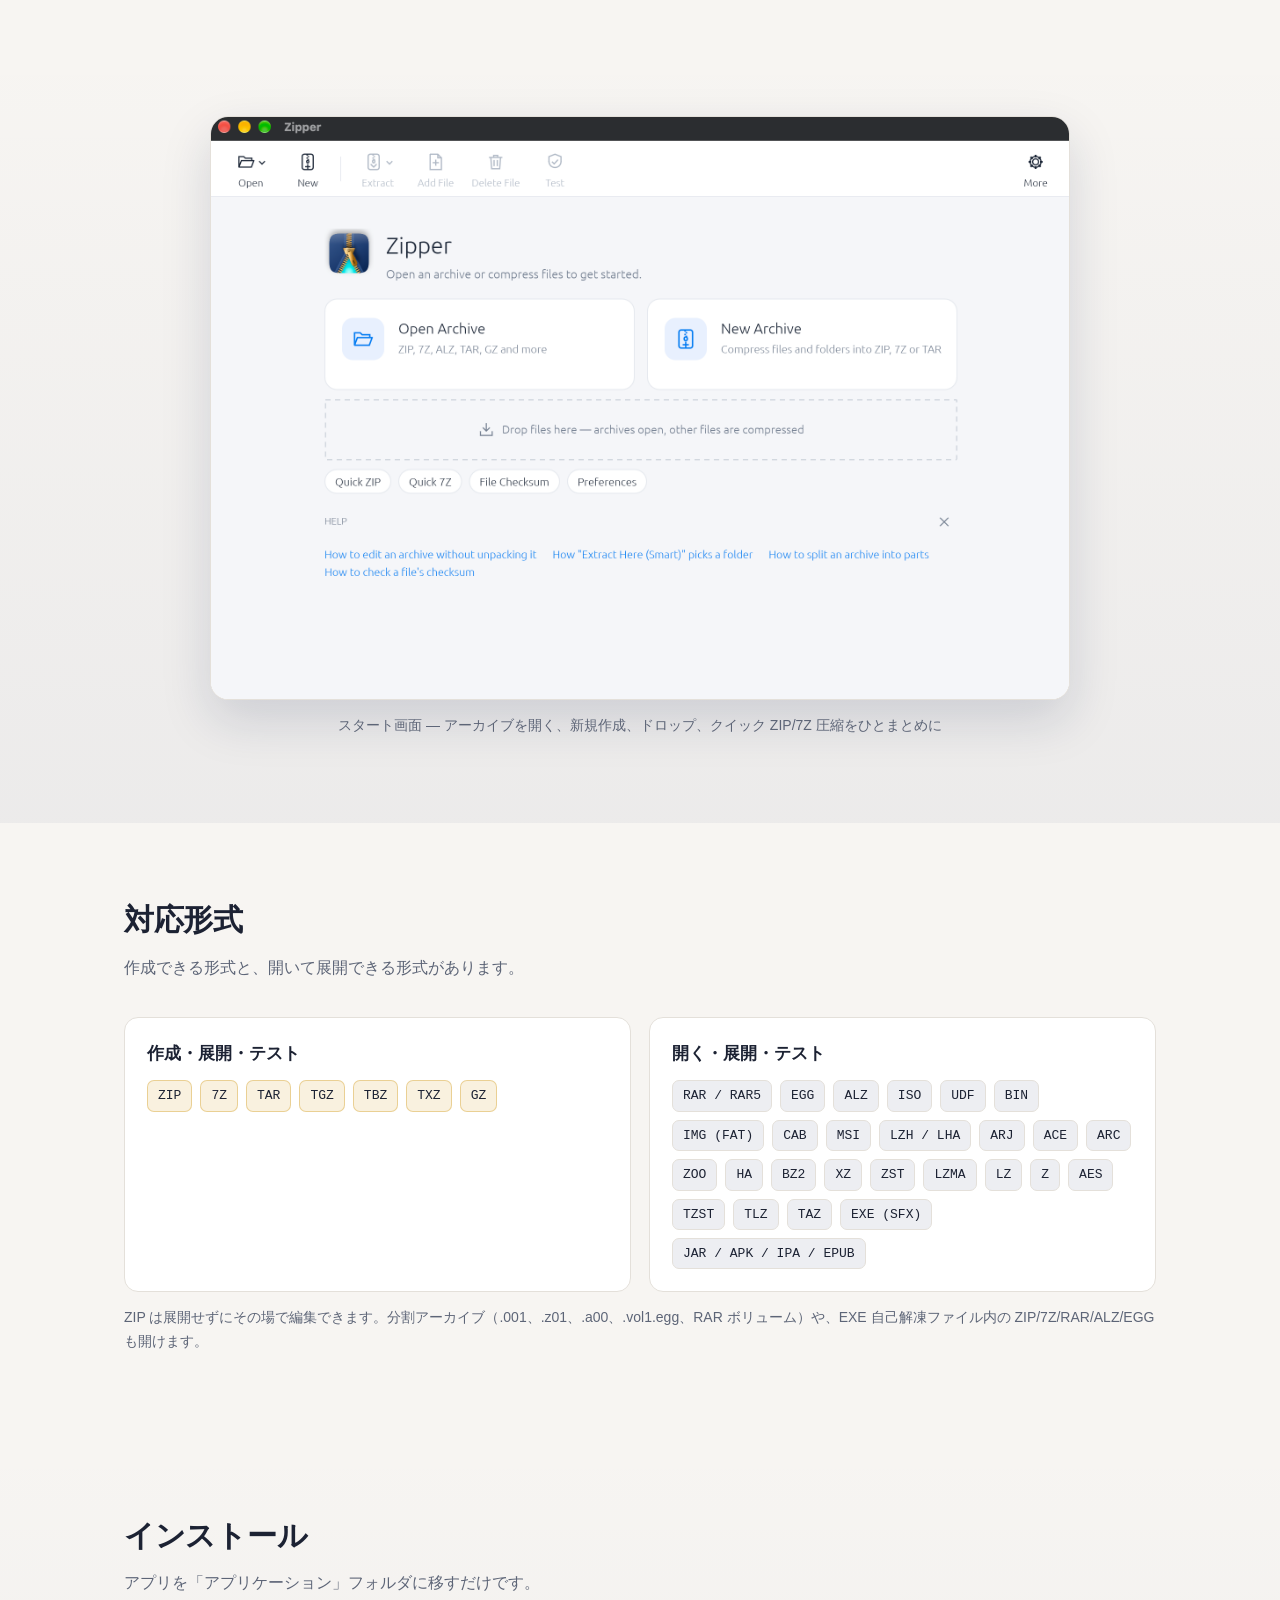
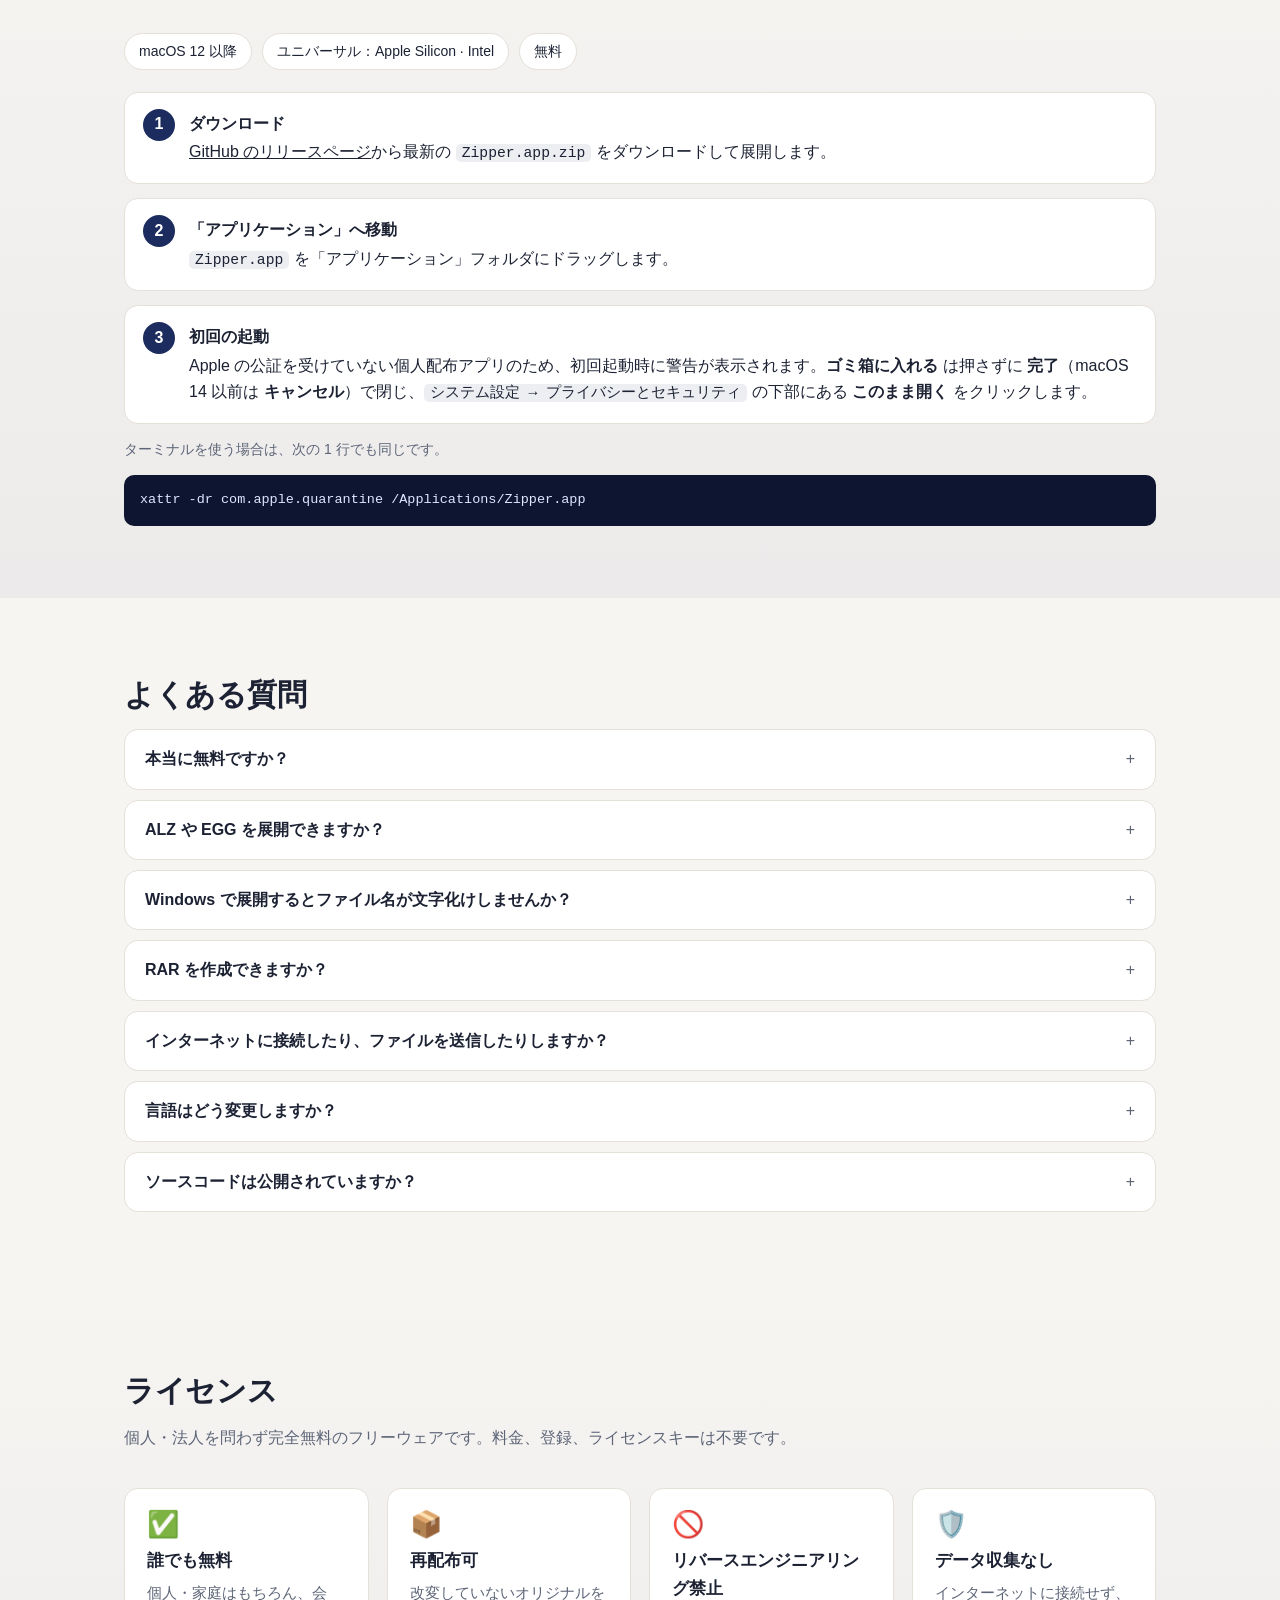
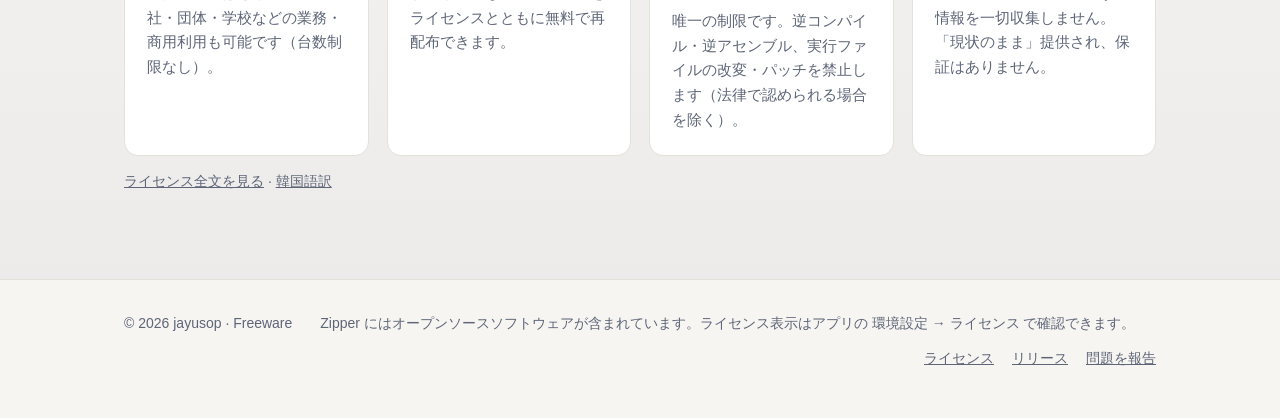
<file: ja/index.html>
<!DOCTYPE html>
<html lang="ja">
<head>
<meta charset="utf-8">
<meta name="viewport" content="width=device-width, initial-scale=1">
<title>Zipper — Mac 用の無料圧縮・解凍ソフト（ZIP・7Z・RAR・EGG・ALZ 対応）</title>
<meta name="description" content="Zipper は macOS 用の無料圧縮・解凍ソフトです。ZIP、7Z、TAR を作成し、RAR、EGG、ALZ、ISO など 30 以上の形式を展開できます。Windows でもファイル名が文字化けしません。">
<meta name="keywords" content="Mac 圧縮 ソフト, Mac 解凍, Mac RAR, Mac 7z, 文字化け, 無料 解凍 Mac, Zipper">
<link rel="canonical" href="https://jayusop.github.io/Zipper/ja/">
<link rel="alternate" hreflang="ko" href="https://jayusop.github.io/Zipper/">
<link rel="alternate" hreflang="en" href="https://jayusop.github.io/Zipper/en/">
<link rel="alternate" hreflang="zh-Hans" href="https://jayusop.github.io/Zipper/zh/">
<link rel="alternate" hreflang="ja" href="https://jayusop.github.io/Zipper/ja/">
<link rel="alternate" hreflang="x-default" href="https://jayusop.github.io/Zipper/">
<meta property="og:type" content="website">
<meta property="og:site_name" content="Zipper">
<meta property="og:title" content="Zipper — Mac 用の無料圧縮・解凍ソフト（ZIP・7Z・RAR・EGG・ALZ 対応）">
<meta property="og:description" content="Zipper は macOS 用の無料圧縮・解凍ソフトです。ZIP、7Z、TAR を作成し、RAR、EGG、ALZ、ISO など 30 以上の形式を展開できます。Windows でもファイル名が文字化けしません。">
<meta property="og:url" content="https://jayusop.github.io/Zipper/ja/">
<meta property="og:image" content="https://jayusop.github.io/Zipper/assets/icon.png">
<meta property="og:locale" content="ja_JP">
<meta name="twitter:card" content="summary">
<meta name="theme-color" content="#14204a">
<link rel="icon" type="image/png" sizes="32x32" href="../assets/favicon-32.png">
<link rel="apple-touch-icon" href="../assets/apple-touch-icon.png">
<link rel="stylesheet" href="../assets/style.css">
<script type="application/ld+json">{"@context": "https://schema.org", "@type": "SoftwareApplication", "name": "Zipper", "operatingSystem": "macOS 12+", "applicationCategory": "UtilitiesApplication", "softwareVersion": "1.0.0", "description": "Zipper は macOS 用の無料圧縮・解凍ソフトです。ZIP、7Z、TAR を作成し、RAR、EGG、ALZ、ISO など 30 以上の形式を展開できます。Windows でもファイル名が文字化けしません。", "url": "https://jayusop.github.io/Zipper/ja/", "downloadUrl": "https://github.com/jayusop/Zipper/releases/latest", "image": "https://jayusop.github.io/Zipper/assets/icon.png", "inLanguage": "ja", "offers": {"@type": "Offer", "price": "0", "priceCurrency": "USD"}}</script>
<script type="application/ld+json">{"@context": "https://schema.org", "@type": "FAQPage", "mainEntity": [{"@type": "Question", "name": "本当に無料ですか？", "acceptedAnswer": {"@type": "Answer", "text": "はい。個人・法人を問わず無料で使えます。"}}, {"@type": "Question", "name": "ALZ や EGG を展開できますか？", "acceptedAnswer": {"@type": "Answer", "text": "はい。分割 ALZ（.a00、.a01…）、パスワード付きファイル、AES/LEA 暗号化・ソリッド・分割の EGG にも対応しています。ALZ と EGG の作成には対応していません。"}}, {"@type": "Question", "name": "Windows で展開するとファイル名が文字化けしませんか？", "acceptedAnswer": {"@type": "Answer", "text": "しません。Zipper は Windows が想定する形式（NFC と UTF-8 フラグ）でファイル名を保存するため、エクスプローラーでも正しく表示されます。"}}, {"@type": "Question", "name": "RAR を作成できますか？", "acceptedAnswer": {"@type": "Answer", "text": "RAR は開く・展開のみです。作成には ZIP か 7Z をお使いください。"}}, {"@type": "Question", "name": "インターネットに接続したり、ファイルを送信したりしますか？", "acceptedAnswer": {"@type": "Answer", "text": "いいえ。すべての処理は Mac の中だけで行われます。"}}, {"@type": "Question", "name": "言語はどう変更しますか？", "acceptedAnswer": {"@type": "Answer", "text": "既定ではシステムの言語に従います。環境設定 → 一般 → 言語 で変更するとすぐに反映されます。"}}, {"@type": "Question", "name": "ソースコードは公開されていますか？", "acceptedAnswer": {"@type": "Answer", "text": "いいえ。Zipper は実行ファイル（アプリ）のみを配布するフリーウェアで、ソースコードは公開していません。"}}]}</script>
</head>
<body>
<header class="topbar"><div class="wrap">
  <a class="brand" href="#top"><img src="../assets/favicon-32.png" alt="" width="30" height="30">Zipper</a>
  <nav><a href="#features">機能</a><a href="#formats">対応形式</a><a href="#install">インストール</a><a href="#faq">よくある質問</a><a href="#license">ライセンス</a></nav>
  <div class="lang"><a href="../" hreflang="ko">한국어</a><a href="../en/" hreflang="en">English</a><a href="../zh/" hreflang="zh-Hans">中文</a><a href="../ja/" hreflang="ja" aria-current="page">日本語</a></div>
</div></header>

<main id="top">
<div class="hero"><div class="wrap">
  <div>
    <h1>Mac の圧縮・解凍は<br><span class="accent">Zipper</span> ひとつで</h1>
    <p class="lead">ZIP・7Z を作成し、RAR・EGG・ALZ などもそのまま展開。ファイル名が文字化けしないので、Windows ユーザーとのやり取りも安心です。</p>
    <div class="cta">
      <a class="btn btn-primary" href="https://github.com/jayusop/Zipper/releases/latest">⬇ 無料ダウンロード</a>
      <a class="btn btn-ghost" href="https://github.com/jayusop/Zipper">GitHub で見る</a>
    </div>
    <div class="meta">バージョン 1.0.0 · macOS 12 Monterey 以降 · Apple Silicon / Intel</div>
  </div>
  <img class="icon" src="../assets/icon.png" alt="Zipper" width="512" height="512">
</div></div>

<section id="features"><div class="wrap">
  <h2>主な機能</h2>
  <p class="sub">よく使う操作はワンクリックで、細かい設定は必要なときだけ。</p>
  <div class="grid"><div class="card"><div class="ico">🗜️</div><h3>作成・展開・編集</h3><p>ZIP、7Z、TAR、GZ を作成・展開できます。ウインドウにドロップすればアーカイブは開き、その他のファイルは圧縮。ZIP は展開せずに編集できます。</p></div><div class="card"><div class="ico">📂</div><h3>30 以上の形式に対応</h3><p>RAR、EGG、ALZ、ISO、CAB、LZH など古い形式まで、受け取ったアーカイブのほとんどをすぐに開けます。</p></div><div class="card"><div class="ico">🔤</div><h3>文字化けしないファイル名</h3><p>ファイル名を合成済み Unicode（NFC）で保存し、Shift-JIS や CP949 などのコードページを自動検出。Windows のアーカイブも正しく表示します。</p></div><div class="card"><div class="ico">🔒</div><h3>AES-256 暗号化</h3><p>ZIP と 7Z に AES-256 のパスワードを設定でき、7Z ではファイル名も隠せます。暗号化された EGG（AES/LEA）や ALZ も展開できます。</p></div><div class="card"><div class="ico">✨</div><h3>スマート展開</h3><p>中身が 1 つのフォルダに入っていればその場に、そうでなければアーカイブ名のフォルダを作って展開するので、ファイルが散らばりません。</p></div><div class="card"><div class="ico">✂️</div><h3>分割圧縮</h3><p>メール添付（25MB）、CD、DVD、FAT32（4GB）など好きなサイズで分割でき、分割ファイルもそのまま開けます。</p></div><div class="card"><div class="ico">🧪</div><h3>テストとチェックサム</h3><p>アーカイブの破損をテストし、任意のファイルの CRC32・MD5・SHA-1・SHA-256 を確認できます。</p></div><div class="card"><div class="ico">🧹</div><h3>きれいなアーカイブ</h3><p>.DS_Store、__MACOSX、リソースフォークを除いて圧縮するので、Windows でもすっきり表示されます。</p></div><div class="card"><div class="ico">🌐</div><h3>4 言語・ダークモード</h3><p>日本語、英語、韓国語、中国語に対応し、システムの言語に従います。ライト／ダークテーマを選べます。</p></div></div>
</div></section>

<section class="alt"><div class="wrap">
  <figure class="shot" style="margin:0 auto">
    <img src="../assets/screenshot-start.png" alt="スタート画面 — アーカイブを開く、新規作成、ドロップ、クイック ZIP/7Z 圧縮をひとまとめに" width="1952" height="1324" loading="lazy"></figure>
  <p class="caption">スタート画面 — アーカイブを開く、新規作成、ドロップ、クイック ZIP/7Z 圧縮をひとまとめに</p>
</div></section>

<section id="formats"><div class="wrap">
  <h2>対応形式</h2>
  <p class="sub">作成できる形式と、開いて展開できる形式があります。</p>
  <div class="formats">
    <div class="card"><h3>作成・展開・テスト</h3><div class="chips"><span class="chip w">ZIP</span><span class="chip w">7Z</span><span class="chip w">TAR</span><span class="chip w">TGZ</span><span class="chip w">TBZ</span><span class="chip w">TXZ</span><span class="chip w">GZ</span></div></div>
    <div class="card"><h3>開く・展開・テスト</h3><div class="chips"><span class="chip">RAR / RAR5</span><span class="chip">EGG</span><span class="chip">ALZ</span><span class="chip">ISO</span><span class="chip">UDF</span><span class="chip">BIN</span><span class="chip">IMG (FAT)</span><span class="chip">CAB</span><span class="chip">MSI</span><span class="chip">LZH / LHA</span><span class="chip">ARJ</span><span class="chip">ACE</span><span class="chip">ARC</span><span class="chip">ZOO</span><span class="chip">HA</span><span class="chip">BZ2</span><span class="chip">XZ</span><span class="chip">ZST</span><span class="chip">LZMA</span><span class="chip">LZ</span><span class="chip">Z</span><span class="chip">AES</span><span class="chip">TZST</span><span class="chip">TLZ</span><span class="chip">TAZ</span><span class="chip">EXE (SFX)</span><span class="chip">JAR / APK / IPA / EPUB</span></div></div>
  </div>
  <p class="note">ZIP は展開せずにその場で編集できます。分割アーカイブ（.001、.z01、.a00、.vol1.egg、RAR ボリューム）や、EXE 自己解凍ファイル内の ZIP/7Z/RAR/ALZ/EGG も開けます。</p>
</div></section>

<section id="install" class="alt"><div class="wrap">
  <h2>インストール</h2>
  <p class="sub">アプリを「アプリケーション」フォルダに移すだけです。</p>
  <div class="req"><span>macOS 12 以降</span><span>ユニバーサル：Apple Silicon · Intel</span><span>無料</span></div>
  <ol class="steps"><li><strong>ダウンロード</strong><a href="https://github.com/jayusop/Zipper/releases/latest">GitHub のリリースページ</a>から最新の <code>Zipper.app.zip</code> をダウンロードして展開します。</li><li><strong>「アプリケーション」へ移動</strong><code>Zipper.app</code> を「アプリケーション」フォルダにドラッグします。</li><li><strong>初回の起動</strong>Apple の公証を受けていない個人配布アプリのため、初回起動時に警告が表示されます。<strong>ゴミ箱に入れる</strong> は押さずに <strong>完了</strong>（macOS 14 以前は <strong>キャンセル</strong>）で閉じ、<code>システム設定 → プライバシーとセキュリティ</code> の下部にある <strong>このまま開く</strong> をクリックします。</li></ol>
  <p class="note">ターミナルを使う場合は、次の 1 行でも同じです。</p>
  <pre>xattr -dr com.apple.quarantine /Applications/Zipper.app</pre>
</div></section>

<section id="faq"><div class="wrap">
  <h2>よくある質問</h2>
  <details><summary>本当に無料ですか？</summary><p>はい。個人・法人を問わず無料で使えます。</p></details><details><summary>ALZ や EGG を展開できますか？</summary><p>はい。分割 ALZ（.a00、.a01…）、パスワード付きファイル、AES/LEA 暗号化・ソリッド・分割の EGG にも対応しています。ALZ と EGG の作成には対応していません。</p></details><details><summary>Windows で展開するとファイル名が文字化けしませんか？</summary><p>しません。Zipper は Windows が想定する形式（NFC と UTF-8 フラグ）でファイル名を保存するため、エクスプローラーでも正しく表示されます。</p></details><details><summary>RAR を作成できますか？</summary><p>RAR は開く・展開のみです。作成には ZIP か 7Z をお使いください。</p></details><details><summary>インターネットに接続したり、ファイルを送信したりしますか？</summary><p>いいえ。すべての処理は Mac の中だけで行われます。</p></details><details><summary>言語はどう変更しますか？</summary><p>既定ではシステムの言語に従います。環境設定 → 一般 → 言語 で変更するとすぐに反映されます。</p></details><details><summary>ソースコードは公開されていますか？</summary><p>いいえ。Zipper は実行ファイル（アプリ）のみを配布するフリーウェアで、ソースコードは公開していません。</p></details>
</div></section>
<section id="license" class="alt"><div class="wrap">
  <h2>ライセンス</h2>
  <p class="sub">個人・法人を問わず完全無料のフリーウェアです。料金、登録、ライセンスキーは不要です。</p>
  <div class="grid grid-4"><div class="card"><div class="ico">✅</div><h3>誰でも無料</h3><p>個人・家庭はもちろん、会社・団体・学校などの業務・商用利用も可能です（台数制限なし）。</p></div><div class="card"><div class="ico">📦</div><h3>再配布可</h3><p>改変していないオリジナルをライセンスとともに無料で再配布できます。</p></div><div class="card"><div class="ico">🚫</div><h3>リバースエンジニアリング禁止</h3><p>唯一の制限です。逆コンパイル・逆アセンブル、実行ファイルの改変・パッチを禁止します（法律で認められる場合を除く）。</p></div><div class="card"><div class="ico">🛡️</div><h3>データ収集なし</h3><p>インターネットに接続せず、情報を一切収集しません。「現状のまま」提供され、保証はありません。</p></div></div>
  <p class="note"><a href="https://github.com/jayusop/Zipper/blob/main/LICENSE">ライセンス全文を見る</a> · <a href="https://github.com/jayusop/Zipper/blob/main/LICENSE.ko.md">韓国語訳</a></p>
</div></section>
</main>

<footer><div class="wrap">
  <span>© 2026 jayusop · Freeware</span>
  <span>Zipper にはオープンソースソフトウェアが含まれています。ライセンス表示はアプリの 環境設定 → ライセンス で確認できます。</span>
  <span class="right"><a href="https://github.com/jayusop/Zipper/blob/main/LICENSE">ライセンス</a><a href="https://github.com/jayusop/Zipper/releases">リリース</a><a href="https://github.com/jayusop/Zipper/issues">問題を報告</a></span>
</div></footer>
</body>
</html>
</file>
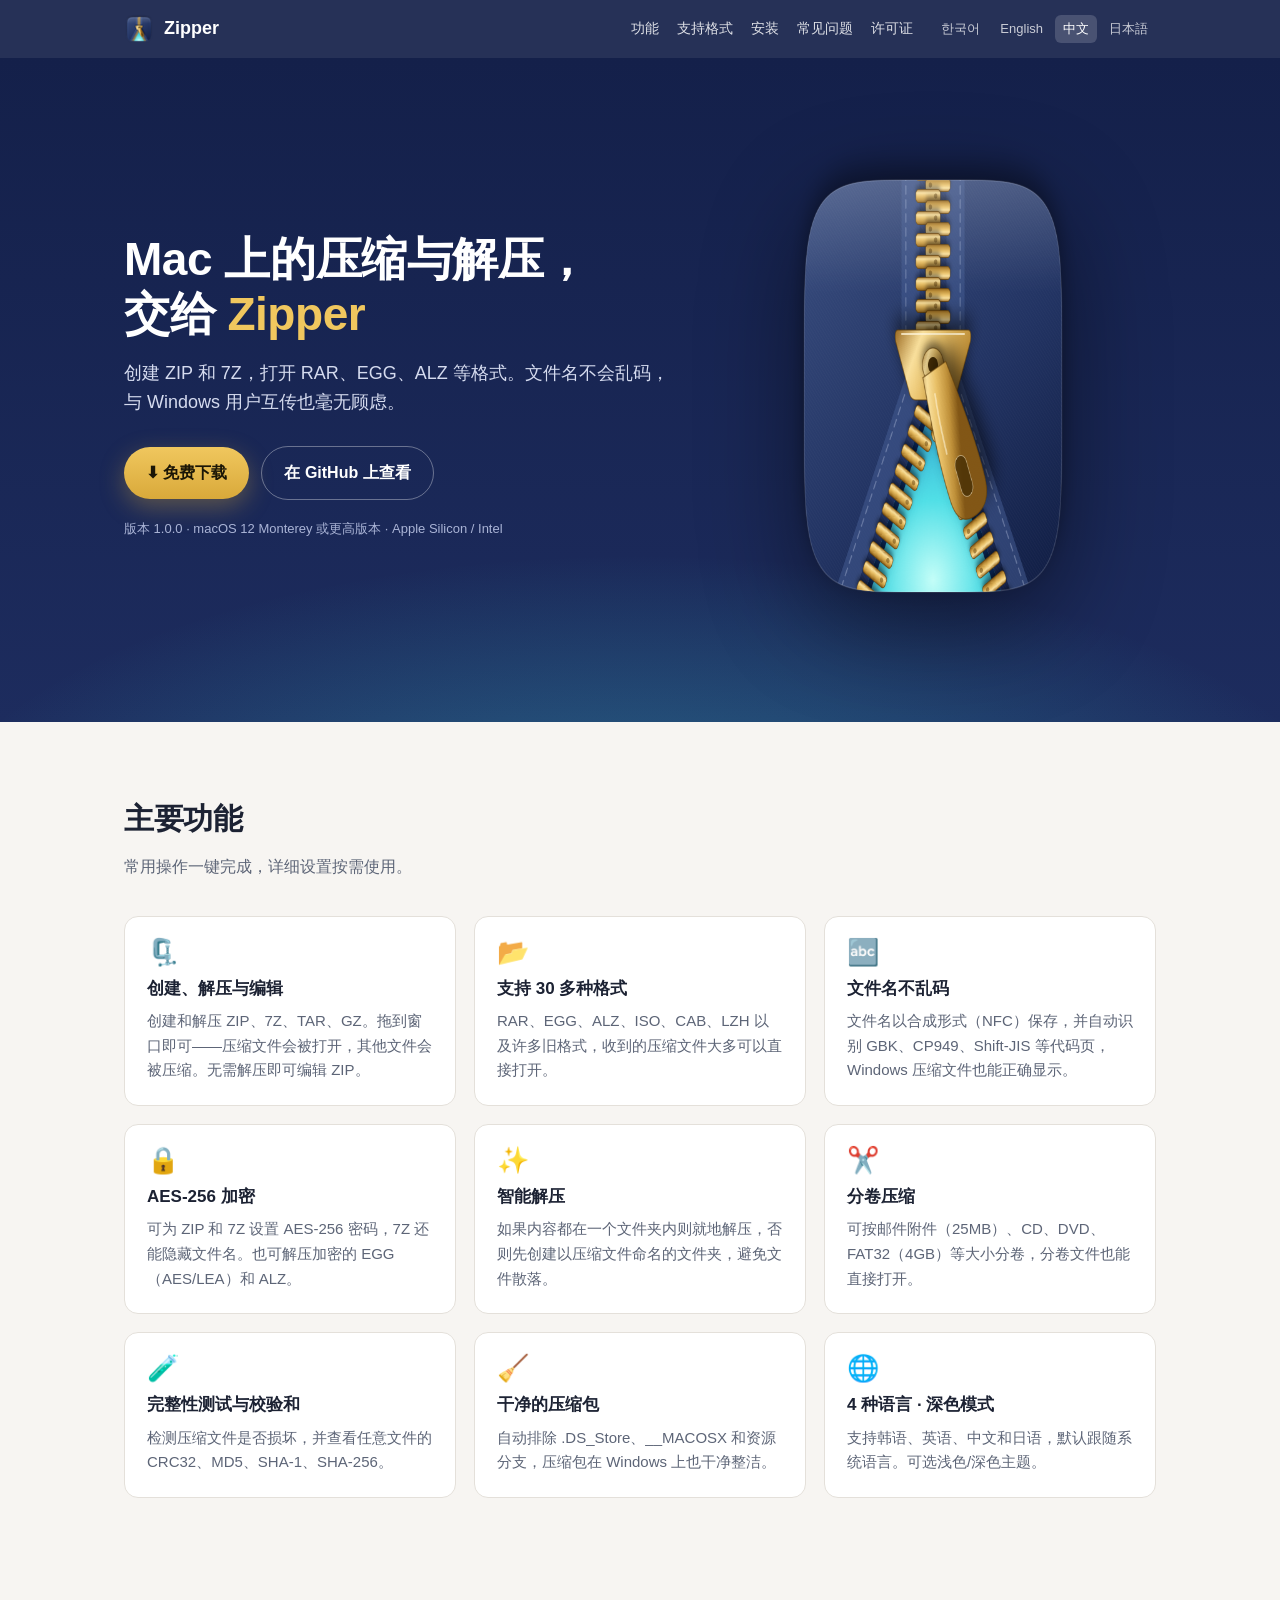
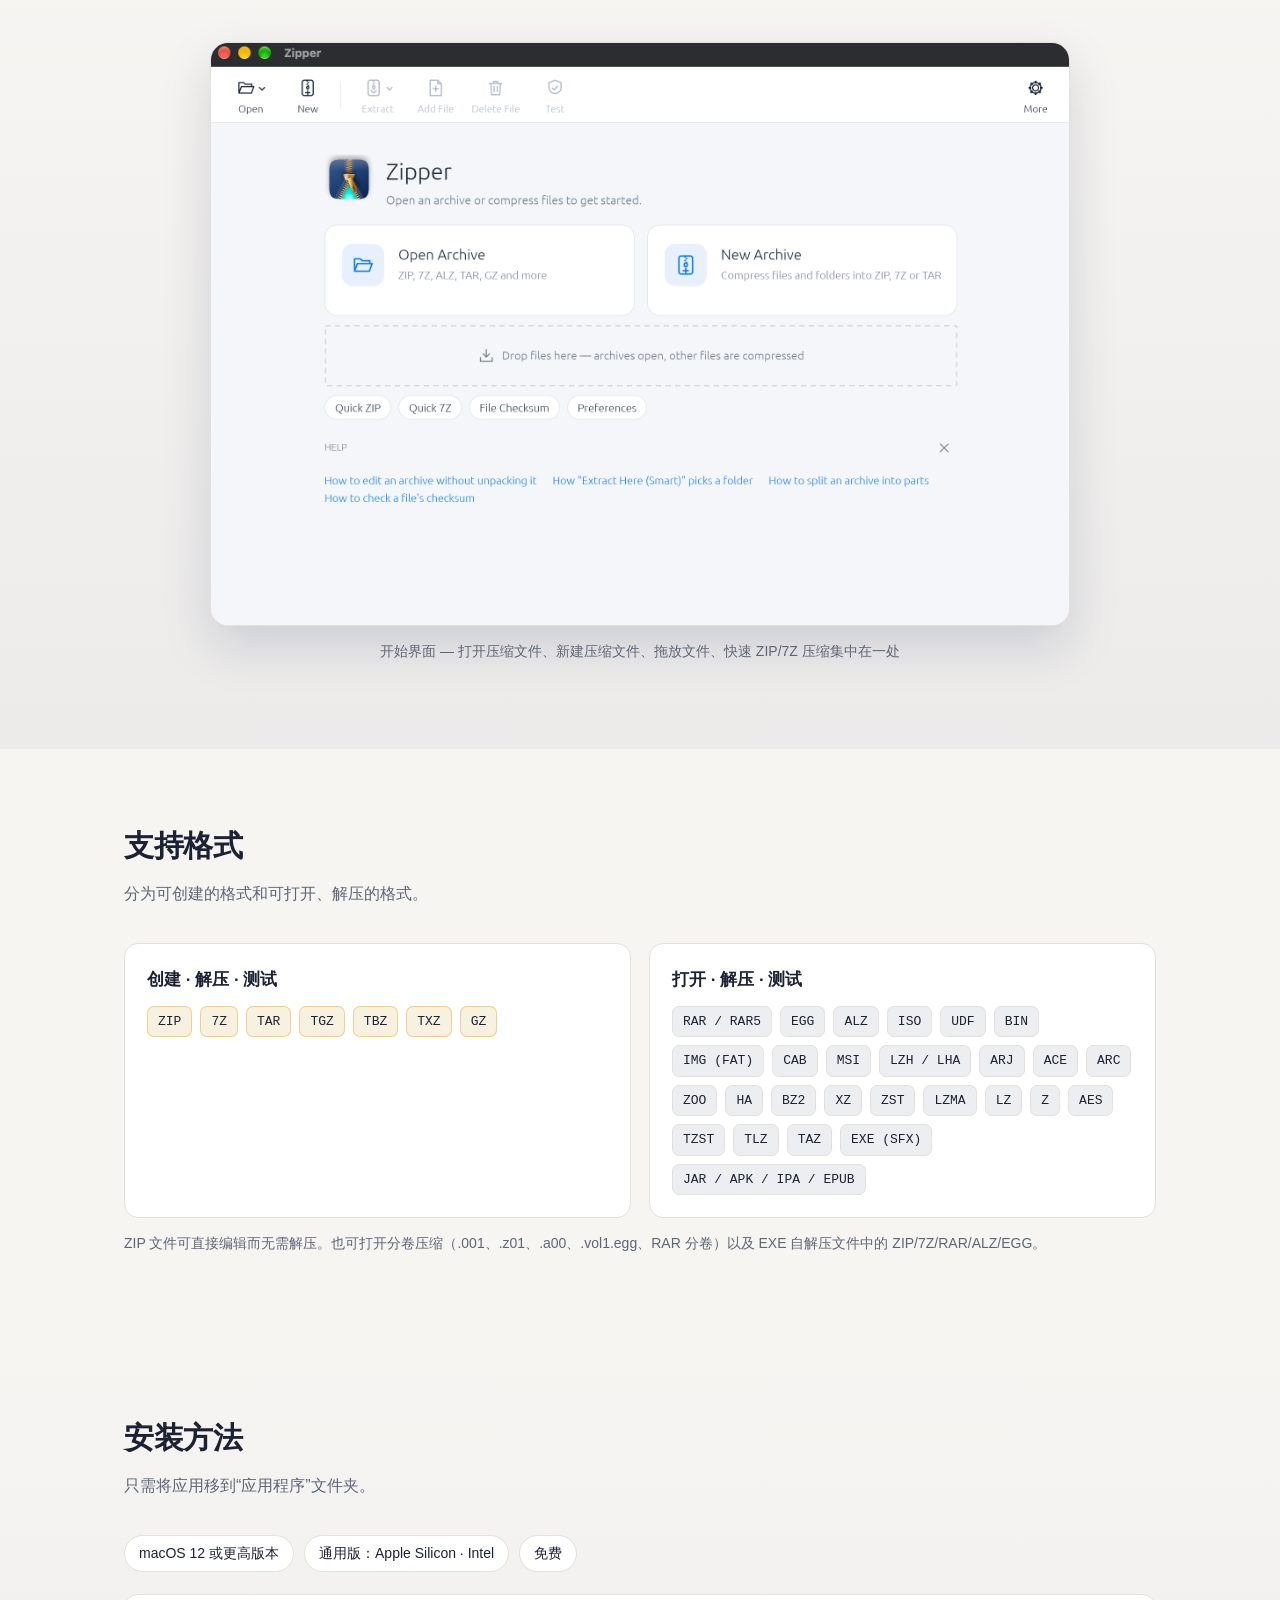
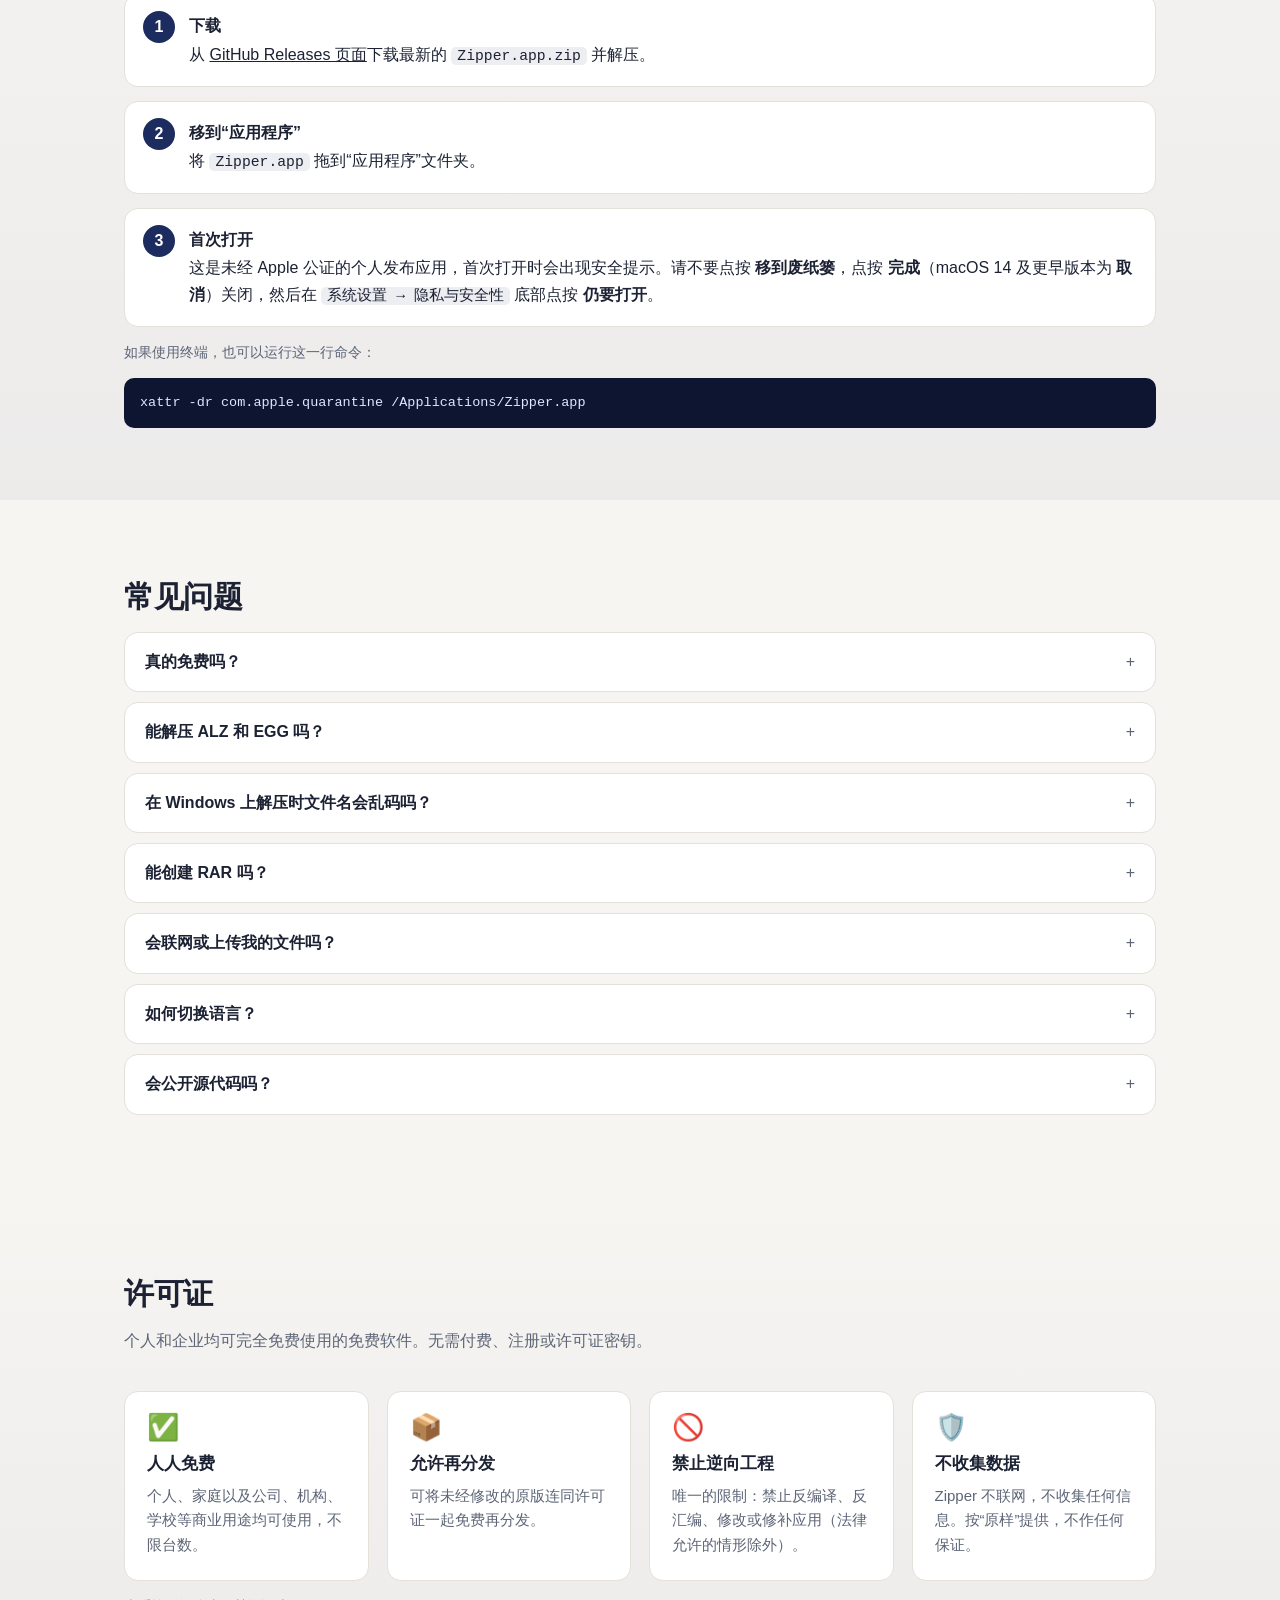
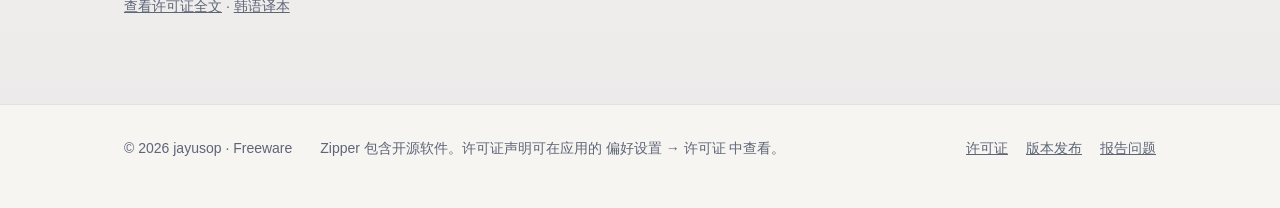
<file: zh/index.html>
<!DOCTYPE html>
<html lang="zh-Hans">
<head>
<meta charset="utf-8">
<meta name="viewport" content="width=device-width, initial-scale=1">
<title>Zipper — 免费的 Mac 压缩软件（支持 ZIP、7Z、RAR、EGG、ALZ）</title>
<meta name="description" content="Zipper 是一款免费的 macOS 压缩/解压软件。可创建 ZIP、7Z、TAR，并解压 RAR、EGG、ALZ、ISO 等 30 多种格式，文件名在 Windows 上也不会乱码。">
<meta name="keywords" content="Mac 压缩软件, Mac 解压, Mac RAR, Mac 7z, 文件名乱码, 免费 解压 Mac, Zipper">
<link rel="canonical" href="https://jayusop.github.io/Zipper/zh/">
<link rel="alternate" hreflang="ko" href="https://jayusop.github.io/Zipper/">
<link rel="alternate" hreflang="en" href="https://jayusop.github.io/Zipper/en/">
<link rel="alternate" hreflang="zh-Hans" href="https://jayusop.github.io/Zipper/zh/">
<link rel="alternate" hreflang="ja" href="https://jayusop.github.io/Zipper/ja/">
<link rel="alternate" hreflang="x-default" href="https://jayusop.github.io/Zipper/">
<meta property="og:type" content="website">
<meta property="og:site_name" content="Zipper">
<meta property="og:title" content="Zipper — 免费的 Mac 压缩软件（支持 ZIP、7Z、RAR、EGG、ALZ）">
<meta property="og:description" content="Zipper 是一款免费的 macOS 压缩/解压软件。可创建 ZIP、7Z、TAR，并解压 RAR、EGG、ALZ、ISO 等 30 多种格式，文件名在 Windows 上也不会乱码。">
<meta property="og:url" content="https://jayusop.github.io/Zipper/zh/">
<meta property="og:image" content="https://jayusop.github.io/Zipper/assets/icon.png">
<meta property="og:locale" content="zh_CN">
<meta name="twitter:card" content="summary">
<meta name="theme-color" content="#14204a">
<link rel="icon" type="image/png" sizes="32x32" href="../assets/favicon-32.png">
<link rel="apple-touch-icon" href="../assets/apple-touch-icon.png">
<link rel="stylesheet" href="../assets/style.css">
<script type="application/ld+json">{"@context": "https://schema.org", "@type": "SoftwareApplication", "name": "Zipper", "operatingSystem": "macOS 12+", "applicationCategory": "UtilitiesApplication", "softwareVersion": "1.0.0", "description": "Zipper 是一款免费的 macOS 压缩/解压软件。可创建 ZIP、7Z、TAR，并解压 RAR、EGG、ALZ、ISO 等 30 多种格式，文件名在 Windows 上也不会乱码。", "url": "https://jayusop.github.io/Zipper/zh/", "downloadUrl": "https://github.com/jayusop/Zipper/releases/latest", "image": "https://jayusop.github.io/Zipper/assets/icon.png", "inLanguage": "zh-Hans", "offers": {"@type": "Offer", "price": "0", "priceCurrency": "USD"}}</script>
<script type="application/ld+json">{"@context": "https://schema.org", "@type": "FAQPage", "mainEntity": [{"@type": "Question", "name": "真的免费吗？", "acceptedAnswer": {"@type": "Answer", "text": "是的。个人和企业均可免费使用。"}}, {"@type": "Question", "name": "能解压 ALZ 和 EGG 吗？", "acceptedAnswer": {"@type": "Answer", "text": "可以，包括分卷 ALZ（.a00、.a01…）、加密文件，以及采用 AES/LEA 加密、固实压缩和分卷的 EGG。不支持创建 ALZ 或 EGG。"}}, {"@type": "Question", "name": "在 Windows 上解压时文件名会乱码吗？", "acceptedAnswer": {"@type": "Answer", "text": "不会。Zipper 按 Windows 期望的方式（NFC 并带 UTF-8 标志）保存文件名，在文件资源管理器中可正确显示。"}}, {"@type": "Question", "name": "能创建 RAR 吗？", "acceptedAnswer": {"@type": "Answer", "text": "RAR 仅支持打开和解压。创建时请使用 ZIP 或 7Z。"}}, {"@type": "Question", "name": "会联网或上传我的文件吗？", "acceptedAnswer": {"@type": "Answer", "text": "不会。所有操作都在你的 Mac 上完成。"}}, {"@type": "Question", "name": "如何切换语言？", "acceptedAnswer": {"@type": "Answer", "text": "默认跟随系统语言。可在 偏好设置 → 通用 → 语言 中更改，立即生效。"}}, {"@type": "Question", "name": "会公开源代码吗？", "acceptedAnswer": {"@type": "Answer", "text": "不会。Zipper 是只发布可执行应用的免费软件，不公开源代码。"}}]}</script>
</head>
<body>
<header class="topbar"><div class="wrap">
  <a class="brand" href="#top"><img src="../assets/favicon-32.png" alt="" width="30" height="30">Zipper</a>
  <nav><a href="#features">功能</a><a href="#formats">支持格式</a><a href="#install">安装</a><a href="#faq">常见问题</a><a href="#license">许可证</a></nav>
  <div class="lang"><a href="../" hreflang="ko">한국어</a><a href="../en/" hreflang="en">English</a><a href="../zh/" hreflang="zh-Hans" aria-current="page">中文</a><a href="../ja/" hreflang="ja">日本語</a></div>
</div></header>

<main id="top">
<div class="hero"><div class="wrap">
  <div>
    <h1>Mac 上的压缩与解压，<br>交给 <span class="accent">Zipper</span></h1>
    <p class="lead">创建 ZIP 和 7Z，打开 RAR、EGG、ALZ 等格式。文件名不会乱码，与 Windows 用户互传也毫无顾虑。</p>
    <div class="cta">
      <a class="btn btn-primary" href="https://github.com/jayusop/Zipper/releases/latest">⬇ 免费下载</a>
      <a class="btn btn-ghost" href="https://github.com/jayusop/Zipper">在 GitHub 上查看</a>
    </div>
    <div class="meta">版本 1.0.0 · macOS 12 Monterey 或更高版本 · Apple Silicon / Intel</div>
  </div>
  <img class="icon" src="../assets/icon.png" alt="Zipper" width="512" height="512">
</div></div>

<section id="features"><div class="wrap">
  <h2>主要功能</h2>
  <p class="sub">常用操作一键完成，详细设置按需使用。</p>
  <div class="grid"><div class="card"><div class="ico">🗜️</div><h3>创建、解压与编辑</h3><p>创建和解压 ZIP、7Z、TAR、GZ。拖到窗口即可——压缩文件会被打开，其他文件会被压缩。无需解压即可编辑 ZIP。</p></div><div class="card"><div class="ico">📂</div><h3>支持 30 多种格式</h3><p>RAR、EGG、ALZ、ISO、CAB、LZH 以及许多旧格式，收到的压缩文件大多可以直接打开。</p></div><div class="card"><div class="ico">🔤</div><h3>文件名不乱码</h3><p>文件名以合成形式（NFC）保存，并自动识别 GBK、CP949、Shift-JIS 等代码页，Windows 压缩文件也能正确显示。</p></div><div class="card"><div class="ico">🔒</div><h3>AES-256 加密</h3><p>可为 ZIP 和 7Z 设置 AES-256 密码，7Z 还能隐藏文件名。也可解压加密的 EGG（AES/LEA）和 ALZ。</p></div><div class="card"><div class="ico">✨</div><h3>智能解压</h3><p>如果内容都在一个文件夹内则就地解压，否则先创建以压缩文件命名的文件夹，避免文件散落。</p></div><div class="card"><div class="ico">✂️</div><h3>分卷压缩</h3><p>可按邮件附件（25MB）、CD、DVD、FAT32（4GB）等大小分卷，分卷文件也能直接打开。</p></div><div class="card"><div class="ico">🧪</div><h3>完整性测试与校验和</h3><p>检测压缩文件是否损坏，并查看任意文件的 CRC32、MD5、SHA-1、SHA-256。</p></div><div class="card"><div class="ico">🧹</div><h3>干净的压缩包</h3><p>自动排除 .DS_Store、__MACOSX 和资源分支，压缩包在 Windows 上也干净整洁。</p></div><div class="card"><div class="ico">🌐</div><h3>4 种语言 · 深色模式</h3><p>支持韩语、英语、中文和日语，默认跟随系统语言。可选浅色/深色主题。</p></div></div>
</div></section>

<section class="alt"><div class="wrap">
  <figure class="shot" style="margin:0 auto">
    <img src="../assets/screenshot-start.png" alt="开始界面 — 打开压缩文件、新建压缩文件、拖放文件、快速 ZIP/7Z 压缩集中在一处" width="1952" height="1324" loading="lazy"></figure>
  <p class="caption">开始界面 — 打开压缩文件、新建压缩文件、拖放文件、快速 ZIP/7Z 压缩集中在一处</p>
</div></section>

<section id="formats"><div class="wrap">
  <h2>支持格式</h2>
  <p class="sub">分为可创建的格式和可打开、解压的格式。</p>
  <div class="formats">
    <div class="card"><h3>创建 · 解压 · 测试</h3><div class="chips"><span class="chip w">ZIP</span><span class="chip w">7Z</span><span class="chip w">TAR</span><span class="chip w">TGZ</span><span class="chip w">TBZ</span><span class="chip w">TXZ</span><span class="chip w">GZ</span></div></div>
    <div class="card"><h3>打开 · 解压 · 测试</h3><div class="chips"><span class="chip">RAR / RAR5</span><span class="chip">EGG</span><span class="chip">ALZ</span><span class="chip">ISO</span><span class="chip">UDF</span><span class="chip">BIN</span><span class="chip">IMG (FAT)</span><span class="chip">CAB</span><span class="chip">MSI</span><span class="chip">LZH / LHA</span><span class="chip">ARJ</span><span class="chip">ACE</span><span class="chip">ARC</span><span class="chip">ZOO</span><span class="chip">HA</span><span class="chip">BZ2</span><span class="chip">XZ</span><span class="chip">ZST</span><span class="chip">LZMA</span><span class="chip">LZ</span><span class="chip">Z</span><span class="chip">AES</span><span class="chip">TZST</span><span class="chip">TLZ</span><span class="chip">TAZ</span><span class="chip">EXE (SFX)</span><span class="chip">JAR / APK / IPA / EPUB</span></div></div>
  </div>
  <p class="note">ZIP 文件可直接编辑而无需解压。也可打开分卷压缩（.001、.z01、.a00、.vol1.egg、RAR 分卷）以及 EXE 自解压文件中的 ZIP/7Z/RAR/ALZ/EGG。</p>
</div></section>

<section id="install" class="alt"><div class="wrap">
  <h2>安装方法</h2>
  <p class="sub">只需将应用移到“应用程序”文件夹。</p>
  <div class="req"><span>macOS 12 或更高版本</span><span>通用版：Apple Silicon · Intel</span><span>免费</span></div>
  <ol class="steps"><li><strong>下载</strong>从 <a href="https://github.com/jayusop/Zipper/releases/latest">GitHub Releases 页面</a>下载最新的 <code>Zipper.app.zip</code> 并解压。</li><li><strong>移到“应用程序”</strong>将 <code>Zipper.app</code> 拖到“应用程序”文件夹。</li><li><strong>首次打开</strong>这是未经 Apple 公证的个人发布应用，首次打开时会出现安全提示。请不要点按 <strong>移到废纸篓</strong>，点按 <strong>完成</strong>（macOS 14 及更早版本为 <strong>取消</strong>）关闭，然后在 <code>系统设置 → 隐私与安全性</code> 底部点按 <strong>仍要打开</strong>。</li></ol>
  <p class="note">如果使用终端，也可以运行这一行命令：</p>
  <pre>xattr -dr com.apple.quarantine /Applications/Zipper.app</pre>
</div></section>

<section id="faq"><div class="wrap">
  <h2>常见问题</h2>
  <details><summary>真的免费吗？</summary><p>是的。个人和企业均可免费使用。</p></details><details><summary>能解压 ALZ 和 EGG 吗？</summary><p>可以，包括分卷 ALZ（.a00、.a01…）、加密文件，以及采用 AES/LEA 加密、固实压缩和分卷的 EGG。不支持创建 ALZ 或 EGG。</p></details><details><summary>在 Windows 上解压时文件名会乱码吗？</summary><p>不会。Zipper 按 Windows 期望的方式（NFC 并带 UTF-8 标志）保存文件名，在文件资源管理器中可正确显示。</p></details><details><summary>能创建 RAR 吗？</summary><p>RAR 仅支持打开和解压。创建时请使用 ZIP 或 7Z。</p></details><details><summary>会联网或上传我的文件吗？</summary><p>不会。所有操作都在你的 Mac 上完成。</p></details><details><summary>如何切换语言？</summary><p>默认跟随系统语言。可在 偏好设置 → 通用 → 语言 中更改，立即生效。</p></details><details><summary>会公开源代码吗？</summary><p>不会。Zipper 是只发布可执行应用的免费软件，不公开源代码。</p></details>
</div></section>
<section id="license" class="alt"><div class="wrap">
  <h2>许可证</h2>
  <p class="sub">个人和企业均可完全免费使用的免费软件。无需付费、注册或许可证密钥。</p>
  <div class="grid grid-4"><div class="card"><div class="ico">✅</div><h3>人人免费</h3><p>个人、家庭以及公司、机构、学校等商业用途均可使用，不限台数。</p></div><div class="card"><div class="ico">📦</div><h3>允许再分发</h3><p>可将未经修改的原版连同许可证一起免费再分发。</p></div><div class="card"><div class="ico">🚫</div><h3>禁止逆向工程</h3><p>唯一的限制：禁止反编译、反汇编、修改或修补应用（法律允许的情形除外）。</p></div><div class="card"><div class="ico">🛡️</div><h3>不收集数据</h3><p>Zipper 不联网，不收集任何信息。按“原样”提供，不作任何保证。</p></div></div>
  <p class="note"><a href="https://github.com/jayusop/Zipper/blob/main/LICENSE">查看许可证全文</a> · <a href="https://github.com/jayusop/Zipper/blob/main/LICENSE.ko.md">韩语译本</a></p>
</div></section>
</main>

<footer><div class="wrap">
  <span>© 2026 jayusop · Freeware</span>
  <span>Zipper 包含开源软件。许可证声明可在应用的 偏好设置 → 许可证 中查看。</span>
  <span class="right"><a href="https://github.com/jayusop/Zipper/blob/main/LICENSE">许可证</a><a href="https://github.com/jayusop/Zipper/releases">版本发布</a><a href="https://github.com/jayusop/Zipper/issues">报告问题</a></span>
</div></footer>
</body>
</html>
</file>
<file: assets/style.css>
:root{
  --navy:#1d2c5e; --navy-2:#14204a; --gold:#d9a93a; --gold-2:#f0c75e; --teal:#3fd6e0;
  --bg:#f7f5f2; --card:#ffffff; --text:#1c2233; --muted:#5d6577; --line:#e4e0da;
  --radius:14px;
}
@media (prefers-color-scheme: dark){
  :root{ --bg:#0f1426; --card:#171e36; --text:#e9ecf5; --muted:#a3abc2; --line:#27304f; }
}
*{box-sizing:border-box}
html{scroll-behavior:smooth}
body{margin:0;font-family:-apple-system,BlinkMacSystemFont,"Apple SD Gothic Neo","Pretendard","Noto Sans KR","PingFang SC","Hiragino Sans","Segoe UI",sans-serif;
  background:var(--bg);color:var(--text);line-height:1.65;-webkit-font-smoothing:antialiased}
a{color:inherit}
.wrap{max-width:1080px;margin:0 auto;padding:0 24px}

/* top bar */
.topbar{position:sticky;top:0;z-index:10;background:rgba(20,32,74,.92);backdrop-filter:saturate(1.4) blur(10px);color:#fff}
.topbar .wrap{display:flex;align-items:center;gap:20px;height:58px}
.brand{display:flex;align-items:center;gap:10px;font-weight:700;font-size:18px;text-decoration:none}
.brand img{width:30px;height:30px}
.topbar nav{display:flex;gap:18px;margin-left:auto;font-size:14px}
.topbar nav a{text-decoration:none;opacity:.85}
.topbar nav a:hover{opacity:1}
.lang{display:flex;gap:4px;font-size:13px}
.lang a{text-decoration:none;padding:3px 8px;border-radius:6px;opacity:.75}
.lang a[aria-current]{background:rgba(255,255,255,.16);opacity:1}
@media (max-width:760px){.topbar nav{display:none}.lang{margin-left:auto}}

/* hero */
.hero{background:radial-gradient(1200px 500px at 50% 120%,rgba(63,214,224,.35),transparent 60%),linear-gradient(180deg,var(--navy-2),var(--navy));color:#fff;overflow:hidden}
.hero .wrap{display:grid;grid-template-columns:1.1fr .9fr;gap:40px;align-items:center;padding-top:72px;padding-bottom:80px}
.hero h1{font-size:46px;line-height:1.2;margin:0 0 16px;letter-spacing:-.01em}
.hero h1 .accent{color:var(--gold-2)}
.hero p.lead{font-size:18px;color:#d5dbef;margin:0 0 28px;max-width:34em}
.hero .icon{justify-self:center;width:min(320px,80%);filter:drop-shadow(0 30px 50px rgba(0,0,0,.45))}
.cta{display:flex;flex-wrap:wrap;gap:12px;align-items:center}
.btn{display:inline-flex;align-items:center;gap:8px;padding:13px 22px;border-radius:999px;font-weight:700;text-decoration:none;font-size:16px}
.btn-primary{background:linear-gradient(180deg,var(--gold-2),var(--gold));color:#1b1606;box-shadow:0 8px 24px rgba(217,169,58,.35)}
.btn-primary:hover{filter:brightness(1.05)}
.btn-ghost{border:1px solid rgba(255,255,255,.35);color:#fff}
.btn-ghost:hover{background:rgba(255,255,255,.08)}
.meta{margin-top:18px;font-size:13px;color:#aab4d6}
@media (max-width:860px){.hero .wrap{grid-template-columns:1fr;text-align:center;padding-top:48px}.hero .icon{grid-row:1;width:180px}.cta{justify-content:center}.hero h1{font-size:34px}.hero p.lead{margin-left:auto;margin-right:auto}}

/* sections */
section{padding:72px 0}
section h2{font-size:30px;margin:0 0 10px;letter-spacing:-.01em}
section .sub{color:var(--muted);margin:0 0 36px;max-width:46em}
.grid{display:grid;grid-template-columns:repeat(3,1fr);gap:18px}
@media (max-width:900px){.grid{grid-template-columns:repeat(2,1fr)}}
@media (max-width:600px){.grid{grid-template-columns:1fr}}
.card{background:var(--card);border:1px solid var(--line);border-radius:var(--radius);padding:22px}
.card .ico{font-size:26px;line-height:1;margin-bottom:10px}
.card h3{margin:0 0 6px;font-size:17px}
.card p{margin:0;color:var(--muted);font-size:15px}

.shot{background:var(--card);border:1px solid var(--line);border-radius:18px;overflow:hidden;box-shadow:0 20px 50px rgba(20,32,74,.15);max-width:860px;margin:0 auto}
.shot .bar{height:30px;background:#e8e4df;display:flex;align-items:center;gap:7px;padding:0 12px}
.shot .bar i{width:11px;height:11px;border-radius:50%;display:block}
.shot .bar i:nth-child(1){background:#ff5f57}.shot .bar i:nth-child(2){background:#febc2e}.shot .bar i:nth-child(3){background:#28c840}
.shot img{display:block;width:100%;height:auto}
.caption{text-align:center;color:var(--muted);font-size:14px;margin-top:14px}

/* formats */
.formats{display:grid;grid-template-columns:1fr 1fr;gap:18px}
@media (max-width:760px){.formats{grid-template-columns:1fr}}
.chips{display:flex;flex-wrap:wrap;gap:8px;margin-top:12px}
.chip{font-family:ui-monospace,SFMono-Regular,Menlo,monospace;font-size:13px;padding:4px 10px;border-radius:7px;background:rgba(29,44,94,.08);border:1px solid var(--line)}
.chip.w{background:rgba(217,169,58,.16);border-color:rgba(217,169,58,.45)}
.note{font-size:14px;color:var(--muted);margin-top:14px}

/* steps */
ol.steps{counter-reset:s;list-style:none;padding:0;margin:0;display:grid;gap:14px}
ol.steps li{counter-increment:s;background:var(--card);border:1px solid var(--line);border-radius:var(--radius);padding:18px 20px 18px 64px;position:relative}
ol.steps li::before{content:counter(s);position:absolute;left:18px;top:16px;width:32px;height:32px;border-radius:50%;background:var(--navy);color:#fff;font-weight:700;display:grid;place-items:center}
ol.steps li > strong:first-child{display:block;margin-bottom:2px}
code,pre{font-family:ui-monospace,SFMono-Regular,Menlo,monospace}
code{font-size:.92em;background:rgba(29,44,94,.08);padding:1px 6px;border-radius:5px}
pre{background:#0e1530;color:#dfe6ff;padding:14px 16px;border-radius:10px;overflow:auto;font-size:13.5px;margin:10px 0 0}
.req{display:flex;flex-wrap:wrap;gap:10px;margin-bottom:22px}
.req span{background:var(--card);border:1px solid var(--line);border-radius:999px;padding:6px 14px;font-size:14px}

/* faq */
details{background:var(--card);border:1px solid var(--line);border-radius:var(--radius);padding:16px 20px;margin-bottom:10px}
details summary{cursor:pointer;font-weight:700;list-style:none}
details summary::-webkit-details-marker{display:none}
details summary::after{content:"+";float:right;color:var(--muted);font-weight:400}
details[open] summary::after{content:"–"}
details p{margin:10px 0 0;color:var(--muted)}

.alt{background:linear-gradient(180deg,transparent,rgba(29,44,94,.05))}
footer{border-top:1px solid var(--line);padding:32px 0 48px;color:var(--muted);font-size:14px}
footer .wrap{display:flex;flex-wrap:wrap;gap:12px 28px;align-items:center}
footer .right{margin-left:auto;display:flex;gap:18px}
.grid-4{grid-template-columns:repeat(4,1fr)}@media (max-width:900px){.grid-4{grid-template-columns:repeat(2,1fr)}}@media (max-width:600px){.grid-4{grid-template-columns:1fr}}
</file>
